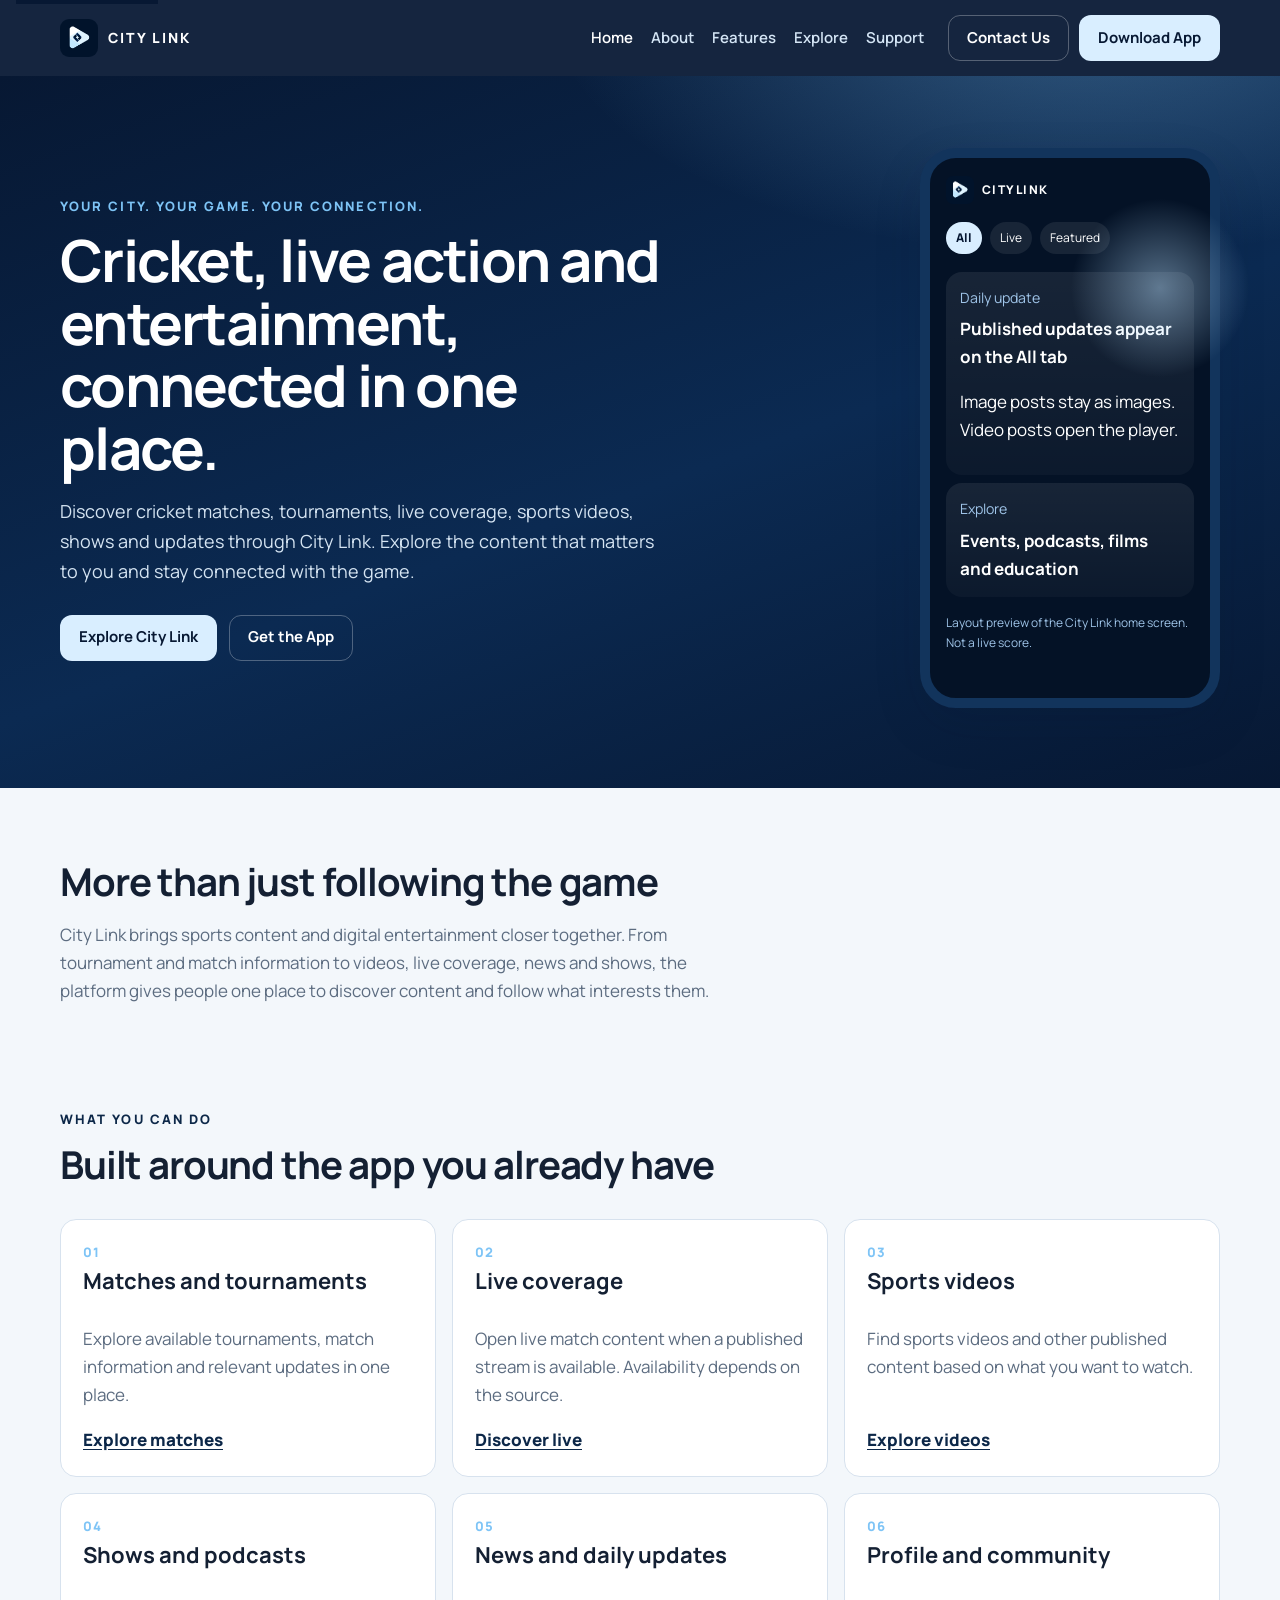
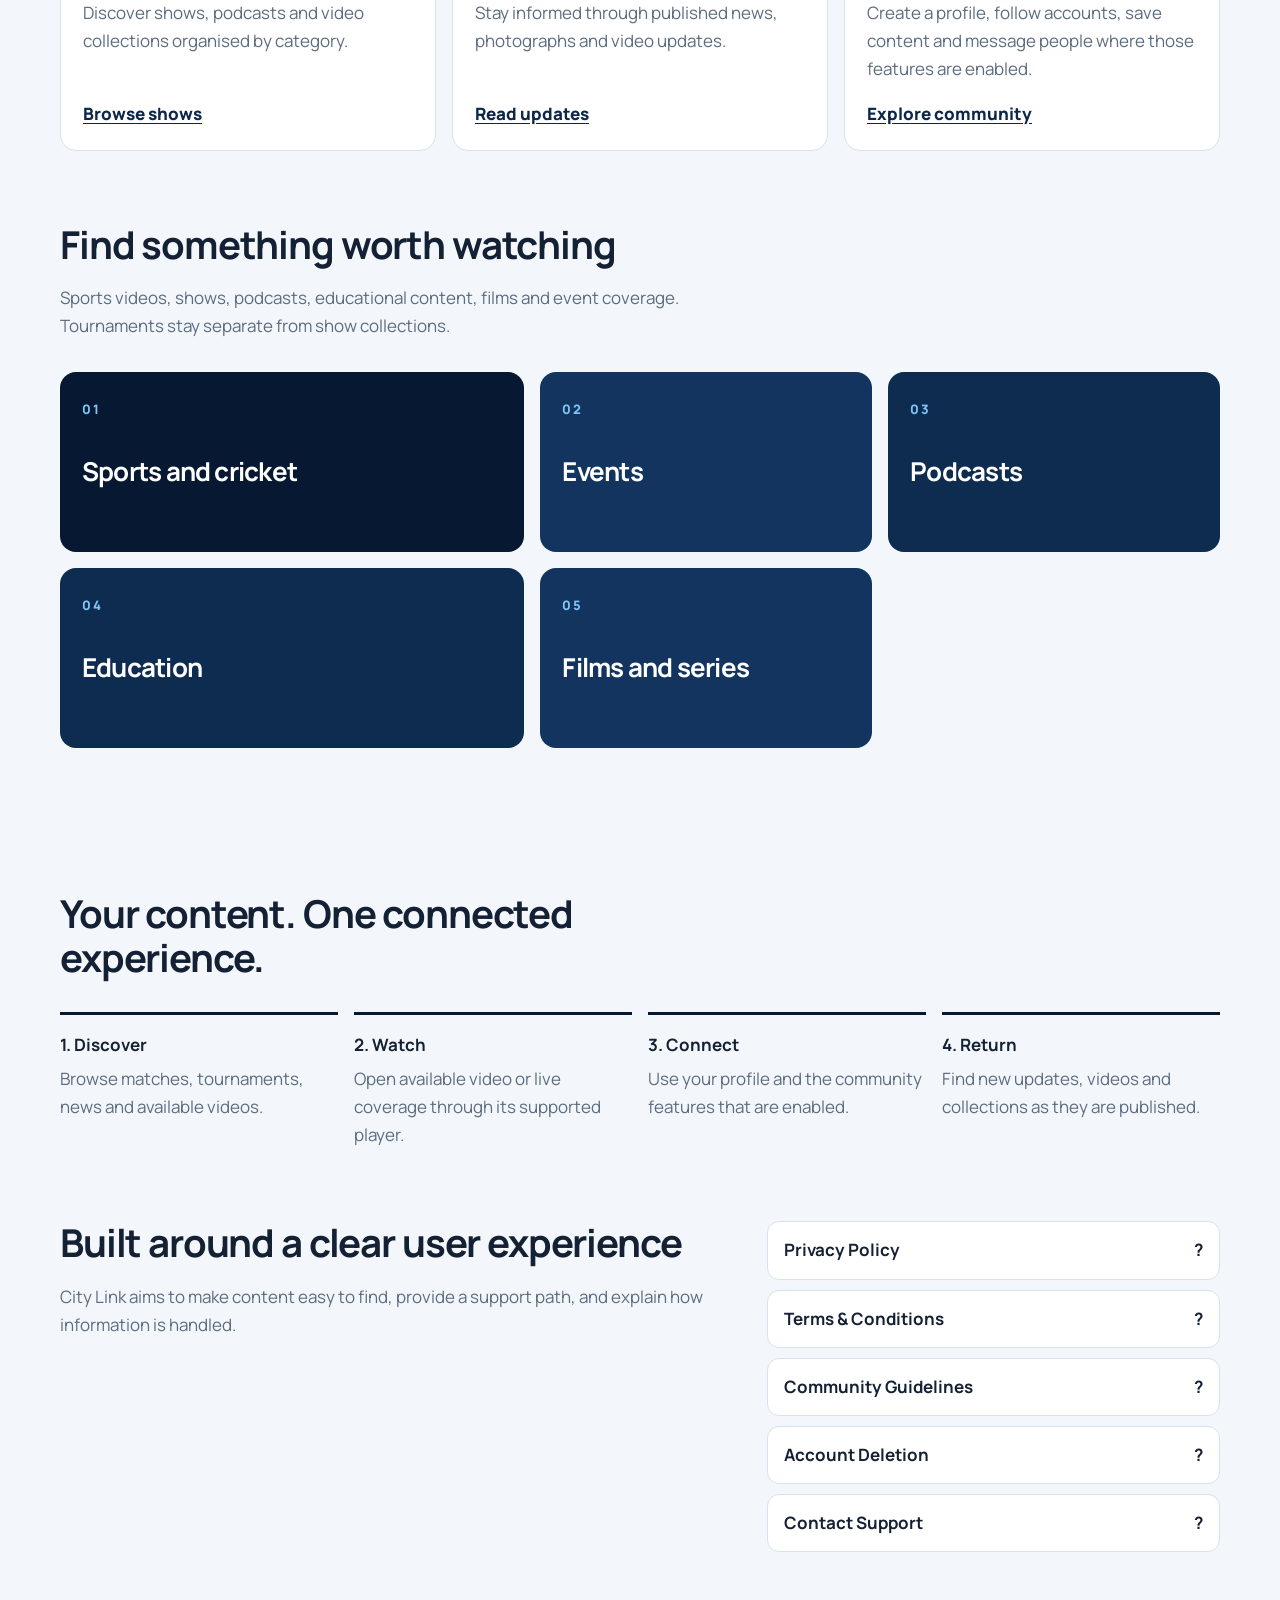
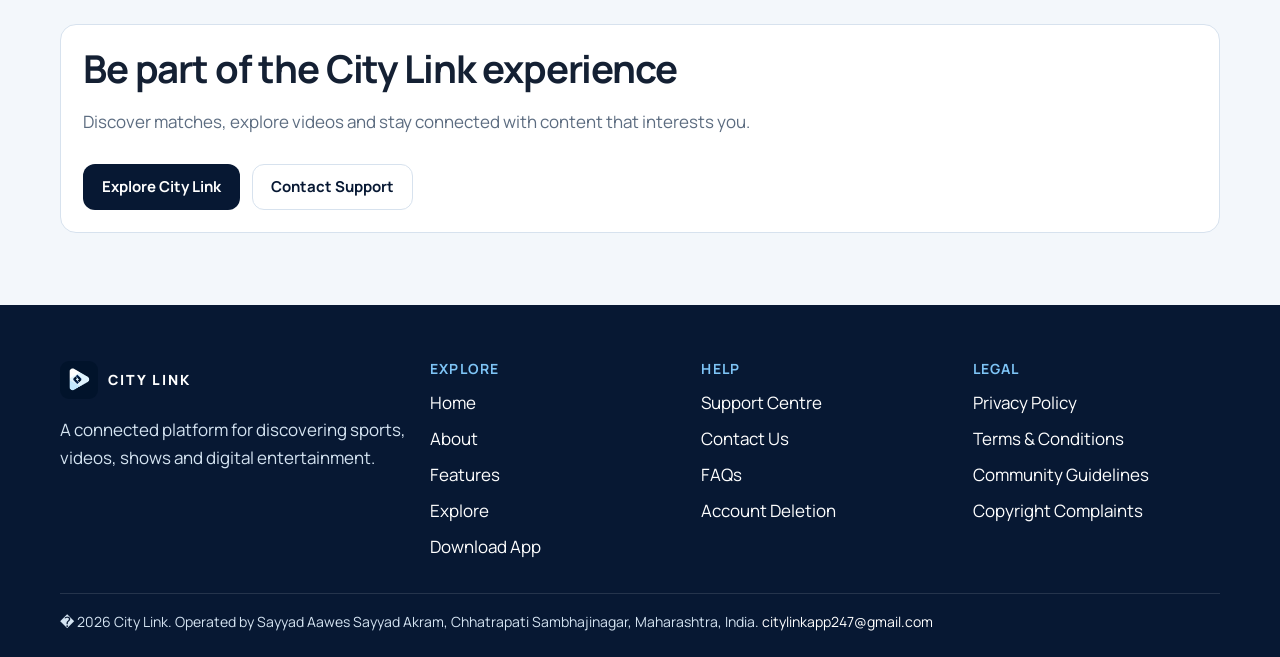
<file: index.html>
<!DOCTYPE html>
<html lang="en-GB">
<head>
  <meta charset="utf-8">
  <meta name="viewport" content="width=device-width, initial-scale=1">
  <title>City Link | Cricket, Live Coverage, Videos &amp; Entertainment</title>
  <meta name="description" content="Discover City Link, a digital platform for cricket, available live coverage, sports videos, shows, news and community experiences.">
  <link rel="canonical" href="/">
  <meta property="og:title" content="City Link | Cricket, Live Coverage, Videos &amp; Entertainment">
  <meta property="og:description" content="Discover City Link, a digital platform for cricket, available live coverage, sports videos, shows, news and community experiences.">
  <meta property="og:type" content="website">
  <link rel="icon" href="assets/logo.jpeg" type="image/jpeg">
  <link rel="preconnect" href="https://fonts.googleapis.com">
  <link rel="preconnect" href="https://fonts.gstatic.com" crossorigin>
  <link href="https://fonts.googleapis.com/css2?family=Manrope:wght@400;500;600;700;800&amp;display=swap" rel="stylesheet">
  <link rel="stylesheet" href="css/styles.css">
</head>
<body data-root="./" data-page="home">
  <a class="skip" href="#content">Skip to content</a>
  <header id="site-header"></header>
  <main id="content">
    <section class="hero">
      <div class="wrap hero-grid">
        <div>
          <p class="kicker">Your City. Your Game. Your Connection.</p>
          <h1>Cricket, live action and entertainment, connected in one place.</h1>
          <p class="lede">Discover cricket matches, tournaments, live coverage, sports videos, shows and updates through City Link. Explore the content that matters to you and stay connected with the game.</p>
          <div class="actions">
            <a class="btn btn-primary" href="features/">Explore City Link</a>
            <a class="btn btn-ghost" href="download/">Get the App</a>
          </div>
        </div>
        <div class="phone">
          <div class="phone-top"><img src="assets/logo.jpeg" alt=""><span>CITYLINK</span></div>
          <div class="chips"><span class="chip on">All</span><span class="chip">Live</span><span class="chip">Featured</span></div>
          <div class="preview-card">
            <small>Daily update</small>
            <strong>Published updates appear on the All tab</strong>
            <p>Image posts stay as images. Video posts open the player.</p>
          </div>
          <div class="preview-card">
            <small>Explore</small>
            <strong>Events, podcasts, films and education</strong>
          </div>
          <p class="caption">Layout preview of the City Link home screen. Not a live score.</p>
        </div>
      </div>
    </section>

    <section class="section">
      <div class="wrap">
        <div class="section-head">
          <h2>More than just following the game</h2>
          <p class="muted">City Link brings sports content and digital entertainment closer together. From tournament and match information to videos, live coverage, news and shows, the platform gives people one place to discover content and follow what interests them.</p>
        </div>
      </div>
    </section>

    <section class="section" style="padding-top:0">
      <div class="wrap">
        <div class="section-head">
          <p class="kicker" style="color:#0c2748">What you can do</p>
          <h2>Built around the app you already have</h2>
        </div>
        <div class="cards">
          <article class="card"><span class="index">01</span><h3>Matches and tournaments</h3><p>Explore available tournaments, match information and relevant updates in one place.</p><a href="features/#matches">Explore matches</a></article>
          <article class="card"><span class="index">02</span><h3>Live coverage</h3><p>Open live match content when a published stream is available. Availability depends on the source.</p><a href="features/#live">Discover live</a></article>
          <article class="card"><span class="index">03</span><h3>Sports videos</h3><p>Find sports videos and other published content based on what you want to watch.</p><a href="explore/#sports">Explore videos</a></article>
          <article class="card"><span class="index">04</span><h3>Shows and podcasts</h3><p>Discover shows, podcasts and video collections organised by category.</p><a href="explore/#podcasts">Browse shows</a></article>
          <article class="card"><span class="index">05</span><h3>News and daily updates</h3><p>Stay informed through published news, photographs and video updates.</p><a href="explore/#news">Read updates</a></article>
          <article class="card"><span class="index">06</span><h3>Profile and community</h3><p>Create a profile, follow accounts, save content and message people where those features are enabled.</p><a href="features/#community">Explore community</a></article>
        </div>
      </div>
    </section>

    <section class="section" style="padding-top:0">
      <div class="wrap">
        <div class="section-head">
          <h2>Find something worth watching</h2>
          <p class="muted">Sports videos, shows, podcasts, educational content, films and event coverage. Tournaments stay separate from show collections.</p>
        </div>
        <div class="bento">
          <a class="tile" href="explore/#sports"><span>01</span><strong>Sports and cricket</strong></a>
          <a class="tile" href="explore/#events"><span>02</span><strong>Events</strong></a>
          <a class="tile" href="explore/#podcasts"><span>03</span><strong>Podcasts</strong></a>
          <a class="tile" href="explore/#education"><span>04</span><strong>Education</strong></a>
          <a class="tile" href="explore/#films"><span>05</span><strong>Films and series</strong></a>
        </div>
      </div>
    </section>

    <section class="section">
      <div class="wrap">
        <div class="section-head"><h2>Your content. One connected experience.</h2></div>
        <div class="steps">
          <div class="step"><strong>1. Discover</strong><span class="muted">Browse matches, tournaments, news and available videos.</span></div>
          <div class="step"><strong>2. Watch</strong><span class="muted">Open available video or live coverage through its supported player.</span></div>
          <div class="step"><strong>3. Connect</strong><span class="muted">Use your profile and the community features that are enabled.</span></div>
          <div class="step"><strong>4. Return</strong><span class="muted">Find new updates, videos and collections as they are published.</span></div>
        </div>
      </div>
    </section>

    <section class="section" style="padding-top:0">
      <div class="wrap trust">
        <div>
          <h2>Built around a clear user experience</h2>
          <p class="muted">City Link aims to make content easy to find, provide a support path, and explain how information is handled.</p>
        </div>
        <div class="link-list">
          <a href="privacy-policy/">Privacy Policy <span>?</span></a>
          <a href="terms-and-conditions/">Terms &amp; Conditions <span>?</span></a>
          <a href="community-guidelines/">Community Guidelines <span>?</span></a>
          <a href="account-deletion/">Account Deletion <span>?</span></a>
          <a href="contact/">Contact Support <span>?</span></a>
        </div>
      </div>
    </section>

    <section class="section" style="padding-top:0">
      <div class="wrap panel">
        <h2>Be part of the City Link experience</h2>
        <p class="muted">Discover matches, explore videos and stay connected with content that interests you.</p>
        <div class="actions">
          <a class="btn btn-ink" href="features/">Explore City Link</a>
          <a class="btn btn-line" href="contact/">Contact Support</a>
        </div>
      </div>
    </section>
  </main>
  <footer id="site-footer"></footer>
  <script src="js/main.js"></script>
</body>
</html>
</file>
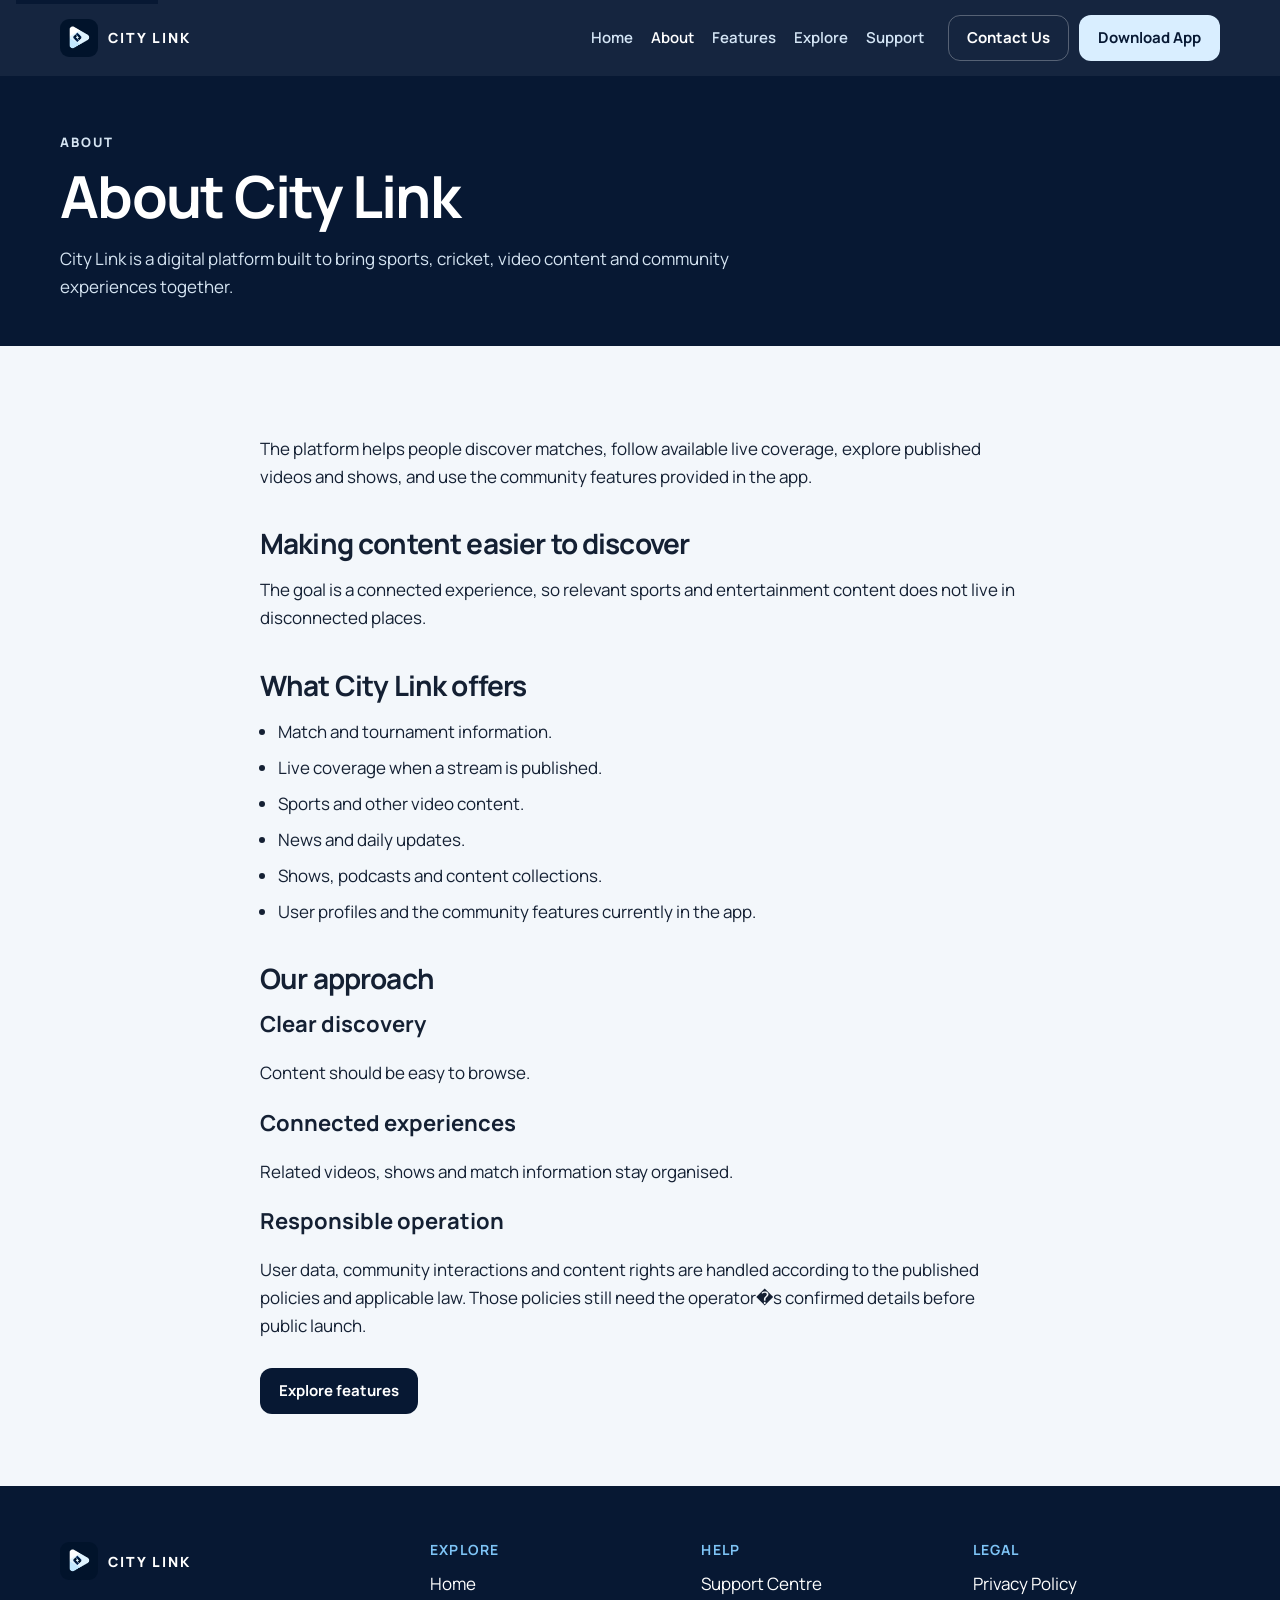
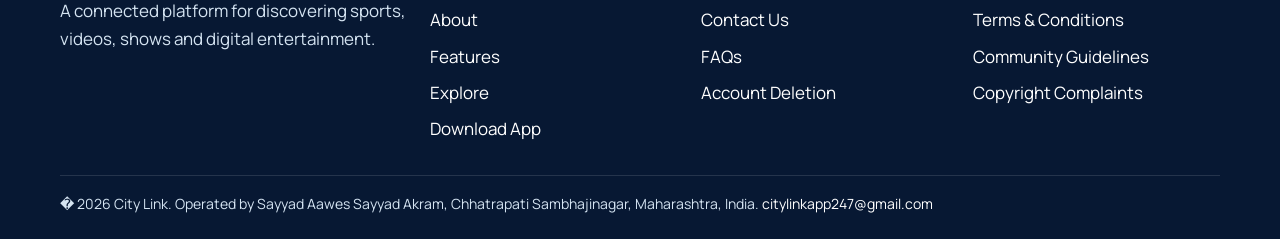
<file: about/index.html>
<!DOCTYPE html>
<html lang="en-GB">
<head>
  <meta charset="utf-8">
  <meta name="viewport" content="width=device-width, initial-scale=1">
  <title>About City Link</title>
  <meta name="description" content="City Link is a digital platform for sports, cricket, video content and community experiences.">
  <link rel="canonical" href="/about/">
  <meta property="og:title" content="About City Link">
  <meta property="og:description" content="City Link is a digital platform for sports, cricket, video content and community experiences.">
  <meta property="og:type" content="website">
  <link rel="icon" href="../assets/logo.jpeg" type="image/jpeg">
  <link rel="preconnect" href="https://fonts.googleapis.com">
  <link rel="preconnect" href="https://fonts.gstatic.com" crossorigin>
  <link href="https://fonts.googleapis.com/css2?family=Manrope:wght@400;500;600;700;800&amp;display=swap" rel="stylesheet">
  <link rel="stylesheet" href="../css/styles.css">
</head>
<body data-root="../" data-page="about">
  <a class="skip" href="#content">Skip to content</a>
  <header id="site-header"></header>
  <main id="content">
    <section class="page-hero"><div class="wrap"><p class="kicker">About</p><h1>About City Link</h1><p>City Link is a digital platform built to bring sports, cricket, video content and community experiences together.</p></div></section>
    <section class="section">
      <div class="wrap prose">
        <p>The platform helps people discover matches, follow available live coverage, explore published videos and shows, and use the community features provided in the app.</p>
        <h2>Making content easier to discover</h2>
        <p>The goal is a connected experience, so relevant sports and entertainment content does not live in disconnected places.</p>
        <h2>What City Link offers</h2>
        <ul class="list">
          <li>Match and tournament information.</li>
          <li>Live coverage when a stream is published.</li>
          <li>Sports and other video content.</li>
          <li>News and daily updates.</li>
          <li>Shows, podcasts and content collections.</li>
          <li>User profiles and the community features currently in the app.</li>
        </ul>
        <h2>Our approach</h2>
        <h3>Clear discovery</h3>
        <p>Content should be easy to browse.</p>
        <h3>Connected experiences</h3>
        <p>Related videos, shows and match information stay organised.</p>
        <h3>Responsible operation</h3>
        <p>User data, community interactions and content rights are handled according to the published policies and applicable law. Those policies still need the operator�s confirmed details before public launch.</p>
        <div class="actions"><a class="btn btn-ink" href="../features/">Explore features</a></div>
      </div>
    </section>
  </main>
  <footer id="site-footer"></footer>
  <script src="../js/main.js"></script>
</body>
</html>
</file>
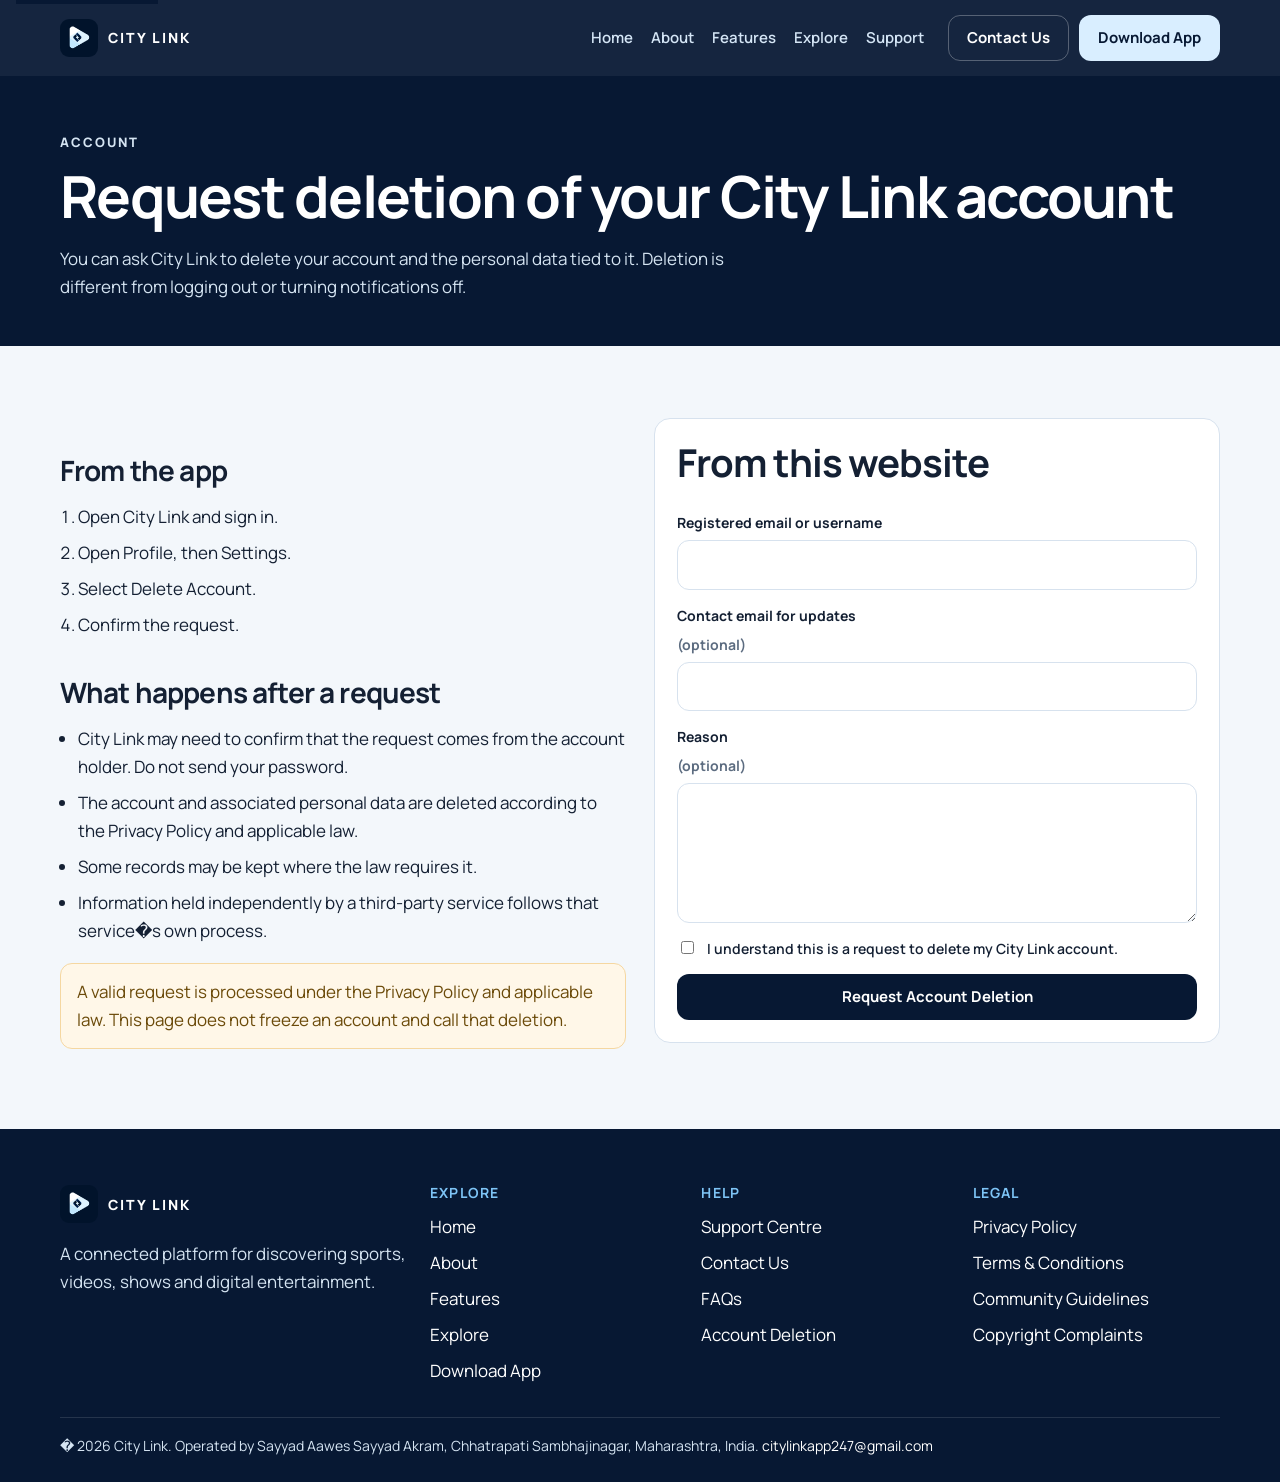
<file: account-deletion/index.html>
<!DOCTYPE html>
<html lang="en-GB">
<head>
  <meta charset="utf-8">
  <meta name="viewport" content="width=device-width, initial-scale=1">
  <title>Delete your City Link account</title>
  <meta name="description" content="Request deletion of your City Link account from the app or from this page.">
  <link rel="canonical" href="/account-deletion/">
  <meta property="og:title" content="Delete your City Link account">
  <meta property="og:description" content="How to request deletion of a City Link account.">
  <meta property="og:type" content="website">
  <link rel="icon" href="../assets/logo.jpeg" type="image/jpeg">
  <link rel="preconnect" href="https://fonts.googleapis.com">
  <link rel="preconnect" href="https://fonts.gstatic.com" crossorigin>
  <link href="https://fonts.googleapis.com/css2?family=Manrope:wght@400;500;600;700;800&amp;display=swap" rel="stylesheet">
  <link rel="stylesheet" href="../css/styles.css">
</head>
<body data-root="../" data-page="account">
  <a class="skip" href="#content">Skip to content</a>
  <header id="site-header"></header>
  <main id="content">
    <section class="page-hero"><div class="wrap"><p class="kicker">Account</p><h1>Request deletion of your City Link account</h1><p>You can ask City Link to delete your account and the personal data tied to it. Deletion is different from logging out or turning notifications off.</p></div></section>
    <section class="section">
      <div class="wrap split">
        <div class="prose">
          <h2>From the app</h2>
          <ol class="list">
            <li>Open City Link and sign in.</li>
            <li>Open Profile, then Settings.</li>
            <li>Select Delete Account.</li>
            <li>Confirm the request.</li>
          </ol>
          <h2>What happens after a request</h2>
          <ul class="list">
            <li>City Link may need to confirm that the request comes from the account holder. Do not send your password.</li>
            <li>The account and associated personal data are deleted according to the Privacy Policy and applicable law.</li>
            <li>Some records may be kept where the law requires it.</li>
            <li>Information held independently by a third-party service follows that service�s own process.</li>
          </ul>
          <p class="notice">A valid request is processed under the Privacy Policy and applicable law. This page does not freeze an account and call that deletion.</p>
        </div>
        <form class="panel form" data-form="deletion" novalidate>
          <h2>From this website</h2>
          <div class="hp" aria-hidden="true"><label>Company<input name="company" tabindex="-1" autocomplete="off"></label></div>
          <label>Registered email or username<input name="account" required autocomplete="username"></label>
          <label>Contact email for updates <span class="muted">(optional)</span><input name="email" type="email" inputmode="email"></label>
          <label>Reason <span class="muted">(optional)</span><textarea name="reason"></textarea></label>
          <label class="check"><input type="checkbox" name="confirm" required> I understand this is a request to delete my City Link account.</label>
          <button class="btn btn-ink" type="submit">Request Account Deletion</button>
        </form>
      </div>
    </section>
  </main>
  <footer id="site-footer"></footer>
  <script src="../js/main.js"></script>
</body>
</html>
</file>
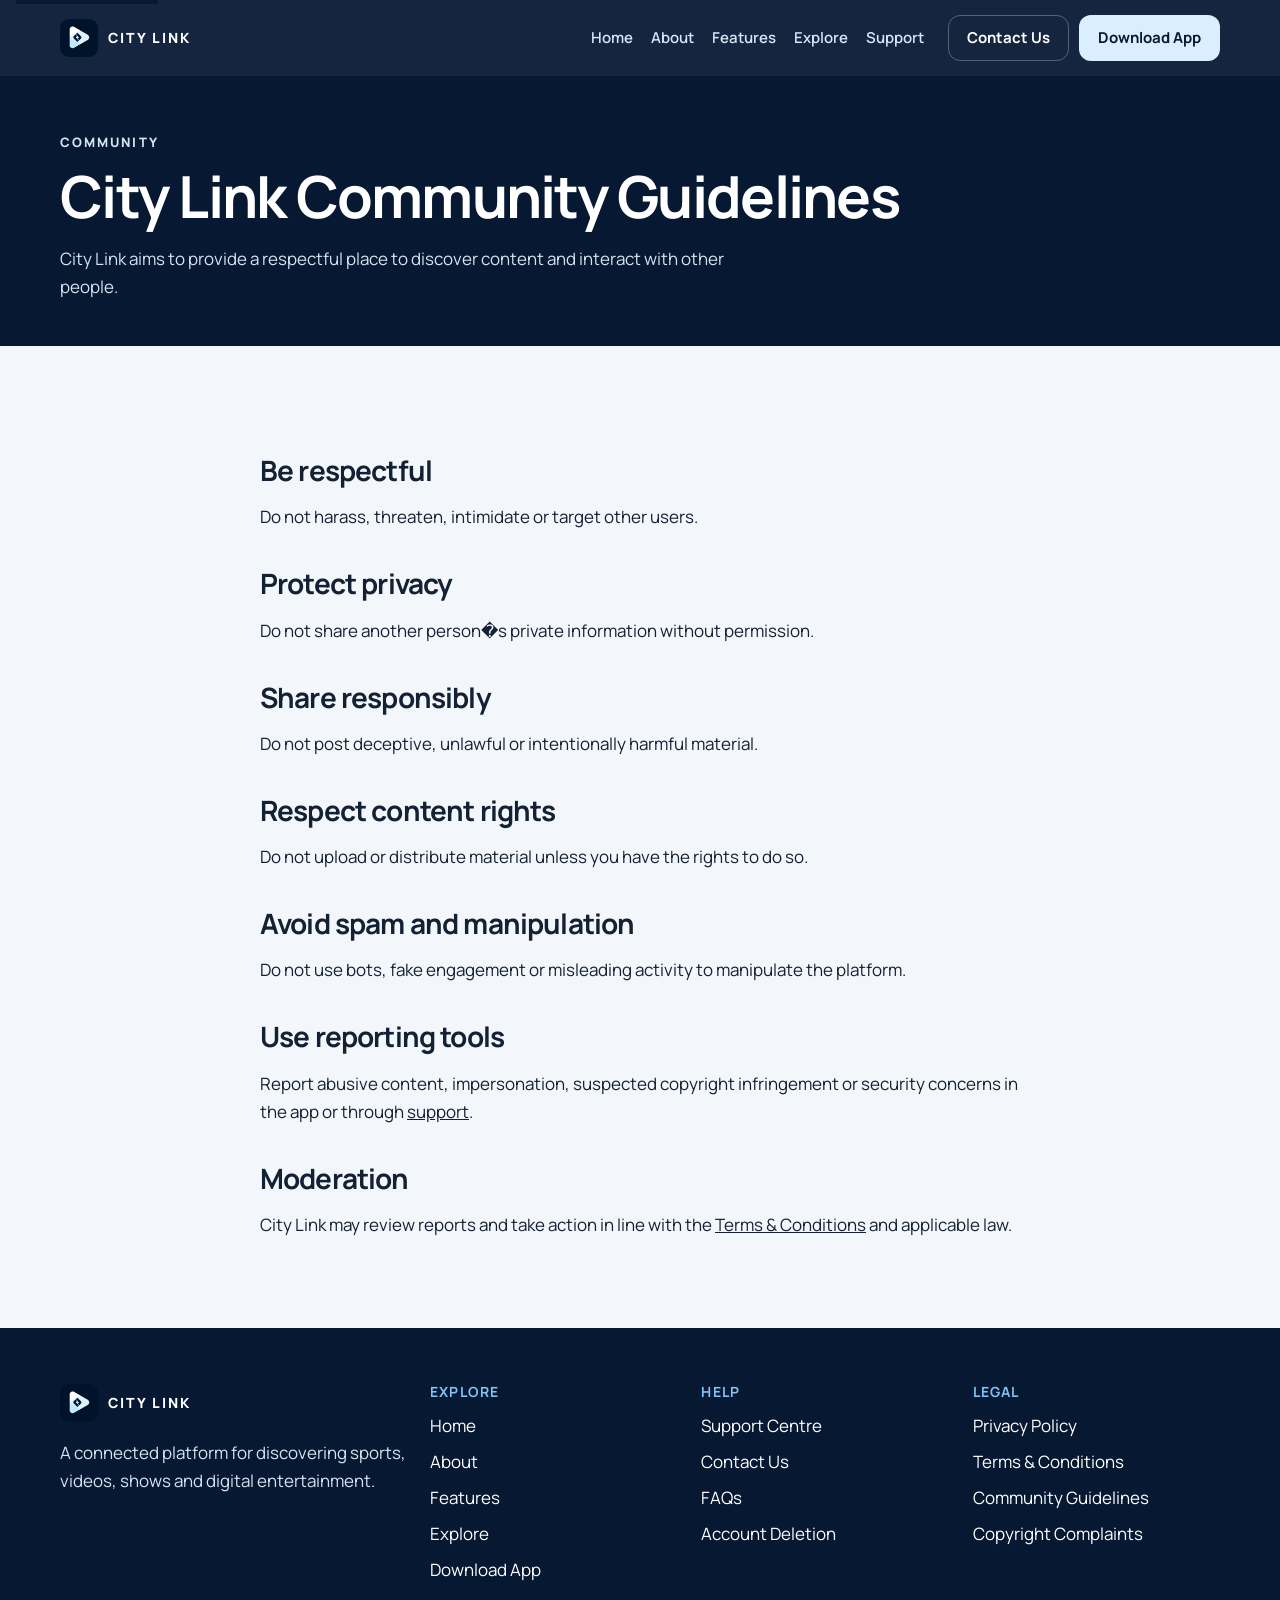
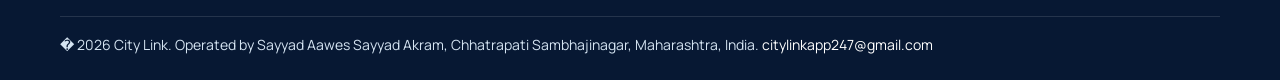
<file: community-guidelines/index.html>
<!DOCTYPE html>
<html lang="en-GB">
<head>
  <meta charset="utf-8">
  <meta name="viewport" content="width=device-width, initial-scale=1">
  <title>City Link Community Guidelines</title>
  <meta name="description" content="Community guidelines for using City Link respectfully and lawfully.">
  <link rel="canonical" href="/community-guidelines/">
  <meta property="og:title" content="City Link Community Guidelines">
  <meta property="og:description" content="How to use City Link respectfully.">
  <meta property="og:type" content="website">
  <link rel="icon" href="../assets/logo.jpeg" type="image/jpeg">
  <link rel="preconnect" href="https://fonts.googleapis.com">
  <link rel="preconnect" href="https://fonts.gstatic.com" crossorigin>
  <link href="https://fonts.googleapis.com/css2?family=Manrope:wght@400;500;600;700;800&amp;display=swap" rel="stylesheet">
  <link rel="stylesheet" href="../css/styles.css">
</head>
<body data-root="../" data-page="guidelines">
  <a class="skip" href="#content">Skip to content</a>
  <header id="site-header"></header>
  <main id="content">
    <section class="page-hero"><div class="wrap"><p class="kicker">Community</p><h1>City Link Community Guidelines</h1><p>City Link aims to provide a respectful place to discover content and interact with other people.</p></div></section>
    <section class="section"><div class="wrap prose">
      <h2>Be respectful</h2><p>Do not harass, threaten, intimidate or target other users.</p>
      <h2>Protect privacy</h2><p>Do not share another person�s private information without permission.</p>
      <h2>Share responsibly</h2><p>Do not post deceptive, unlawful or intentionally harmful material.</p>
      <h2>Respect content rights</h2><p>Do not upload or distribute material unless you have the rights to do so.</p>
      <h2>Avoid spam and manipulation</h2><p>Do not use bots, fake engagement or misleading activity to manipulate the platform.</p>
      <h2>Use reporting tools</h2><p>Report abusive content, impersonation, suspected copyright infringement or security concerns in the app or through <a href="../contact/?topic=Copyright%20or%20Content%20Complaint">support</a>.</p>
      <h2>Moderation</h2><p>City Link may review reports and take action in line with the <a href="../terms-and-conditions/">Terms &amp; Conditions</a> and applicable law.</p>
    </div></section>
  </main>
  <footer id="site-footer"></footer>
  <script src="../js/main.js"></script>
</body>
</html>
</file>
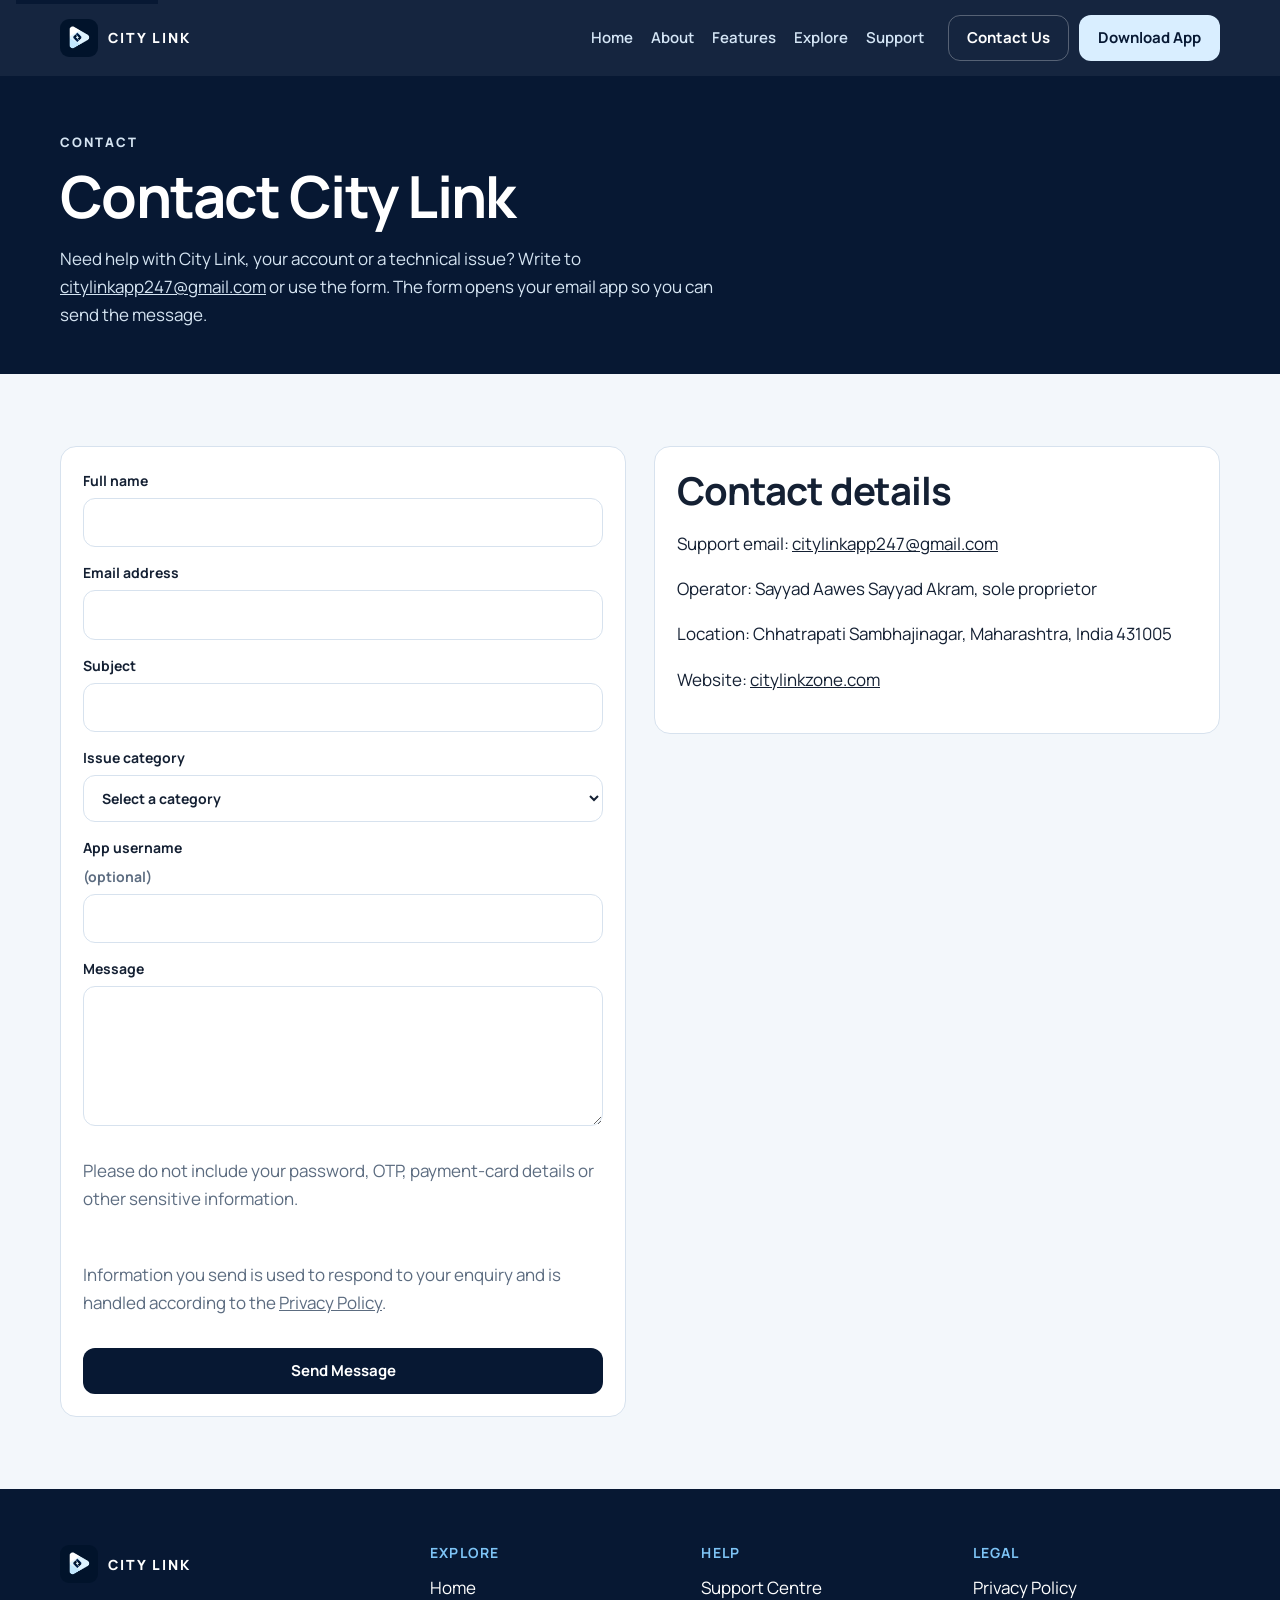
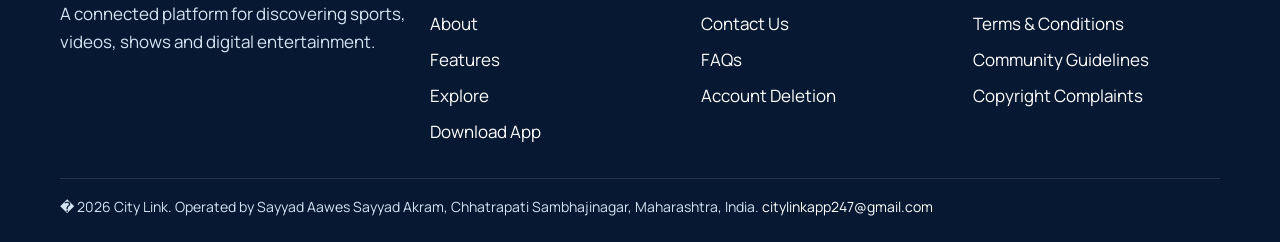
<file: contact/index.html>
<!DOCTYPE html>
<html lang="en-GB">
<head>
  <meta charset="utf-8">
  <meta name="viewport" content="width=device-width, initial-scale=1">
  <title>Contact City Link</title>
  <meta name="description" content="Contact City Link about your account, playback, privacy or a content complaint.">
  <link rel="canonical" href="/contact/">
  <meta property="og:title" content="Contact City Link">
  <meta property="og:description" content="Contact City Link support.">
  <meta property="og:type" content="website">
  <link rel="icon" href="../assets/logo.jpeg" type="image/jpeg">
  <link rel="preconnect" href="https://fonts.googleapis.com">
  <link rel="preconnect" href="https://fonts.gstatic.com" crossorigin>
  <link href="https://fonts.googleapis.com/css2?family=Manrope:wght@400;500;600;700;800&amp;display=swap" rel="stylesheet">
  <link rel="stylesheet" href="../css/styles.css">
</head>
<body data-root="../" data-page="contact">
  <a class="skip" href="#content">Skip to content</a>
  <header id="site-header"></header>
  <main id="content">
    <section class="page-hero"><div class="wrap"><p class="kicker">Contact</p><h1>Contact City Link</h1><p>Need help with City Link, your account or a technical issue? Write to <a href="mailto:citylinkapp247@gmail.com">citylinkapp247@gmail.com</a> or use the form. The form opens your email app so you can send the message.</p></div></section>
    <section class="section">
      <div class="wrap split">
        <form class="panel form" data-form="contact" novalidate>
          <div class="hp" aria-hidden="true"><label>Company<input name="company" tabindex="-1" autocomplete="off"></label></div>
          <label>Full name<input name="name" required autocomplete="name"></label>
          <label>Email address<input name="email" type="email" required autocomplete="email" inputmode="email"></label>
          <label>Subject<input name="subject" required></label>
          <label>Issue category
            <select name="category">
              <option value="">Select a category</option>
              <option value="Account and Login">Account and Login</option>
              <option value="Video or Playback">Video or Playback</option>
              <option value="Matches and Tournaments">Matches and Tournaments</option>
              <option value="Profile or Community">Profile or Community</option>
              <option value="Privacy or Data Request">Privacy or Data Request</option>
              <option value="Copyright or Content Complaint">Copyright or Content Complaint</option>
              <option value="Other">Other</option>
            </select>
          </label>
          <label>App username <span class="muted">(optional)</span><input name="username" autocomplete="off"></label>
          <label>Message<textarea name="message" required></textarea></label>
          <p class="muted">Please do not include your password, OTP, payment-card details or other sensitive information.</p>
          <p class="muted">Information you send is used to respond to your enquiry and is handled according to the <a href="../privacy-policy/">Privacy Policy</a>.</p>
          <button class="btn btn-ink" type="submit">Send Message</button>
        </form>
        <aside class="panel">
          <h2>Contact details</h2>
          <p>Support email: <a href="mailto:citylinkapp247@gmail.com">citylinkapp247@gmail.com</a></p>
          <p>Operator: Sayyad Aawes Sayyad Akram, sole proprietor</p>
          <p>Location: Chhatrapati Sambhajinagar, Maharashtra, India 431005</p>
          <p>Website: <a href="https://citylinkzone.com">citylinkzone.com</a></p>
        </aside>
      </div>
    </section>
  </main>
  <footer id="site-footer"></footer>
  <script src="../js/main.js"></script>
</body>
</html>
</file>
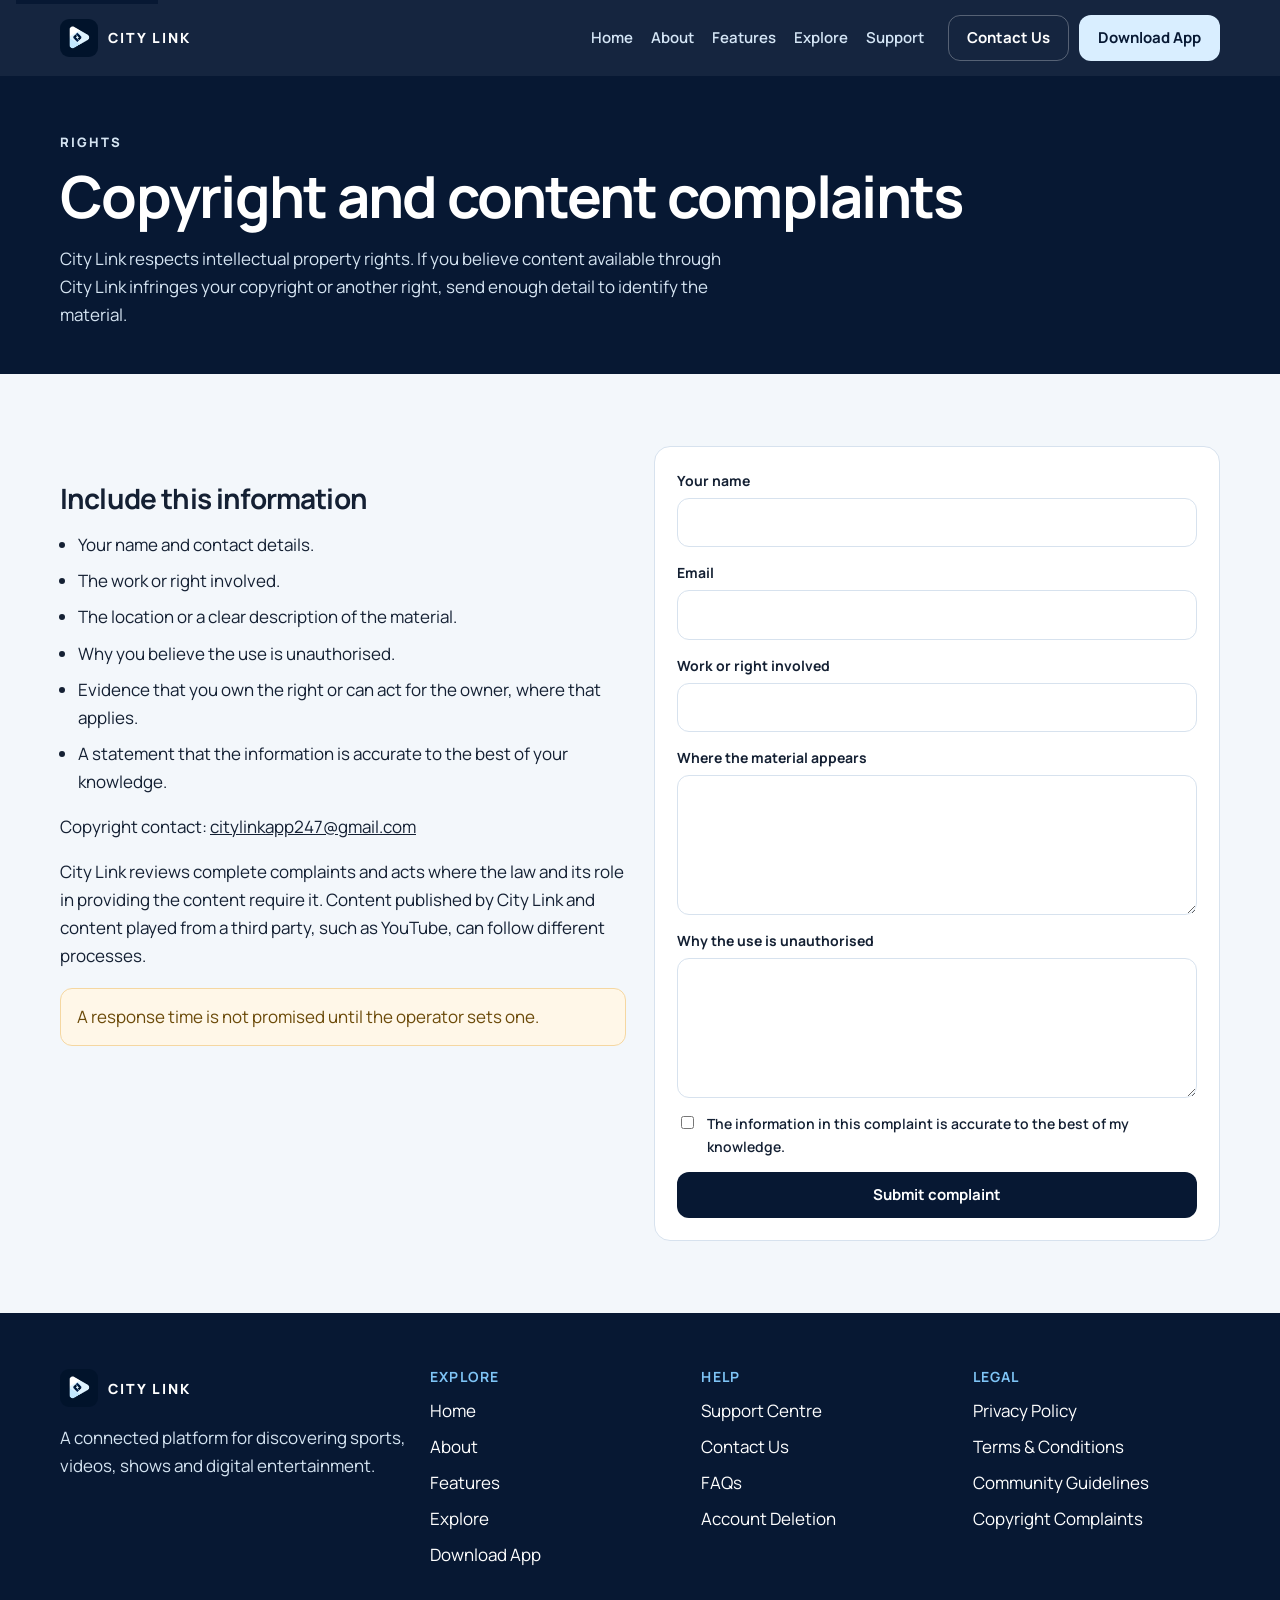
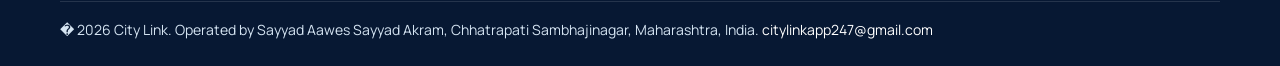
<file: copyright-complaints/index.html>
<!DOCTYPE html>
<html lang="en-GB">
<head>
  <meta charset="utf-8">
  <meta name="viewport" content="width=device-width, initial-scale=1">
  <title>City Link Copyright and Content Complaints</title>
  <meta name="description" content="How to report copyright or content complaints to City Link.">
  <link rel="canonical" href="/copyright-complaints/">
  <meta property="og:title" content="City Link Copyright and Content Complaints">
  <meta property="og:description" content="Report content that may infringe your rights.">
  <meta property="og:type" content="website">
  <link rel="icon" href="../assets/logo.jpeg" type="image/jpeg">
  <link rel="preconnect" href="https://fonts.googleapis.com">
  <link rel="preconnect" href="https://fonts.gstatic.com" crossorigin>
  <link href="https://fonts.googleapis.com/css2?family=Manrope:wght@400;500;600;700;800&amp;display=swap" rel="stylesheet">
  <link rel="stylesheet" href="../css/styles.css">
</head>
<body data-root="../" data-page="copyright">
  <a class="skip" href="#content">Skip to content</a>
  <header id="site-header"></header>
  <main id="content">
    <section class="page-hero"><div class="wrap"><p class="kicker">Rights</p><h1>Copyright and content complaints</h1><p>City Link respects intellectual property rights. If you believe content available through City Link infringes your copyright or another right, send enough detail to identify the material.</p></div></section>
    <section class="section">
      <div class="wrap split">
        <div class="prose">
          <h2>Include this information</h2>
          <ul class="list">
            <li>Your name and contact details.</li>
            <li>The work or right involved.</li>
            <li>The location or a clear description of the material.</li>
            <li>Why you believe the use is unauthorised.</li>
            <li>Evidence that you own the right or can act for the owner, where that applies.</li>
            <li>A statement that the information is accurate to the best of your knowledge.</li>
          </ul>
          <p>Copyright contact: <a href="mailto:citylinkapp247@gmail.com">citylinkapp247@gmail.com</a></p>
          <p>City Link reviews complete complaints and acts where the law and its role in providing the content require it. Content published by City Link and content played from a third party, such as YouTube, can follow different processes.</p>
          <p class="notice">A response time is not promised until the operator sets one.</p>
        </div>
        <form class="panel form" data-form="copyright" novalidate>
          <div class="hp" aria-hidden="true"><label>Company<input name="company" tabindex="-1" autocomplete="off"></label></div>
          <label>Your name<input name="name" required></label>
          <label>Email<input name="email" type="email" required inputmode="email"></label>
          <label>Work or right involved<input name="work" required></label>
          <label>Where the material appears<textarea name="location" required></textarea></label>
          <label>Why the use is unauthorised<textarea name="reason" required></textarea></label>
          <label class="check"><input type="checkbox" required> The information in this complaint is accurate to the best of my knowledge.</label>
          <button class="btn btn-ink" type="submit">Submit complaint</button>
        </form>
      </div>
    </section>
  </main>
  <footer id="site-footer"></footer>
  <script src="../js/main.js"></script>
</body>
</html>
</file>
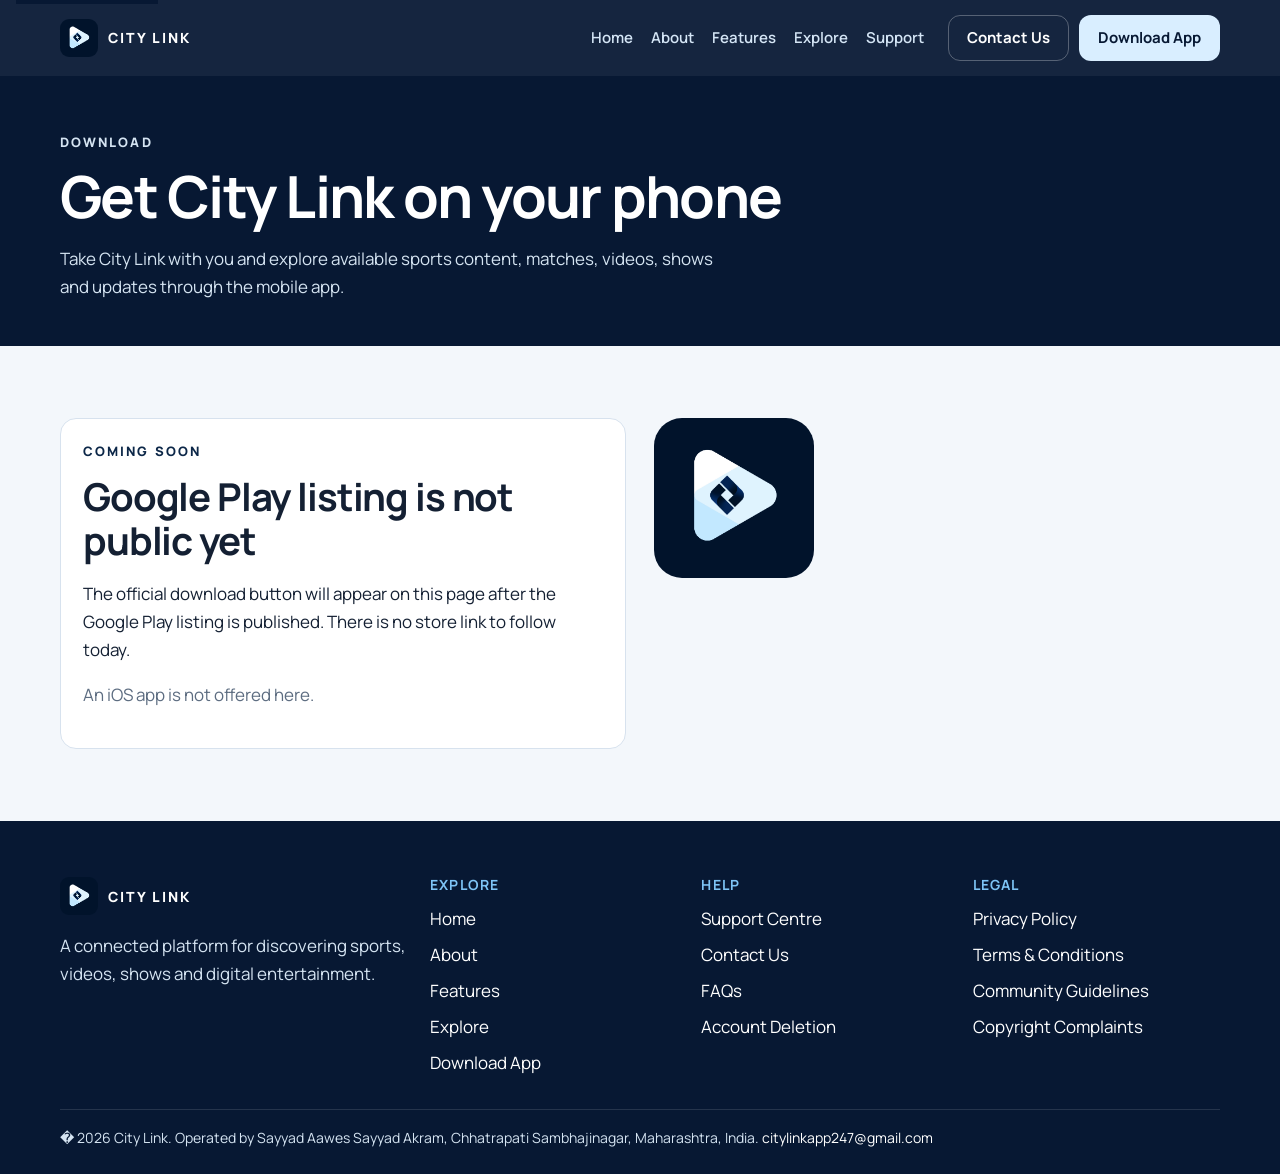
<file: download/index.html>
<!DOCTYPE html>
<html lang="en-GB">
<head>
  <meta charset="utf-8">
  <meta name="viewport" content="width=device-width, initial-scale=1">
  <title>Download City Link</title>
  <meta name="description" content="City Link for Android is being prepared for Google Play. The public download link will be added when the listing is live.">
  <link rel="canonical" href="/download/">
  <meta property="og:title" content="Download City Link">
  <meta property="og:description" content="The public Google Play listing for City Link is coming soon.">
  <meta property="og:type" content="website">
  <link rel="icon" href="../assets/logo.jpeg" type="image/jpeg">
  <link rel="preconnect" href="https://fonts.googleapis.com">
  <link rel="preconnect" href="https://fonts.gstatic.com" crossorigin>
  <link href="https://fonts.googleapis.com/css2?family=Manrope:wght@400;500;600;700;800&amp;display=swap" rel="stylesheet">
  <link rel="stylesheet" href="../css/styles.css">
</head>
<body data-root="../" data-page="download">
  <a class="skip" href="#content">Skip to content</a>
  <header id="site-header"></header>
  <main id="content">
    <section class="page-hero"><div class="wrap"><p class="kicker">Download</p><h1>Get City Link on your phone</h1><p>Take City Link with you and explore available sports content, matches, videos, shows and updates through the mobile app.</p></div></section>
    <section class="section">
      <div class="wrap split">
        <div class="panel">
          <p class="kicker" style="color:#0c2748">Coming soon</p>
          <h2>Google Play listing is not public yet</h2>
          <p>The official download button will appear on this page after the Google Play listing is published. There is no store link to follow today.</p>
          <p class="muted">An iOS app is not offered here.</p>
        </div>
        <div>
          <img src="../assets/logo.jpeg" alt="City Link app icon" width="160" height="160" style="border-radius:28px">
        </div>
      </div>
    </section>
  </main>
  <footer id="site-footer"></footer>
  <script src="../js/main.js"></script>
</body>
</html>
</file>
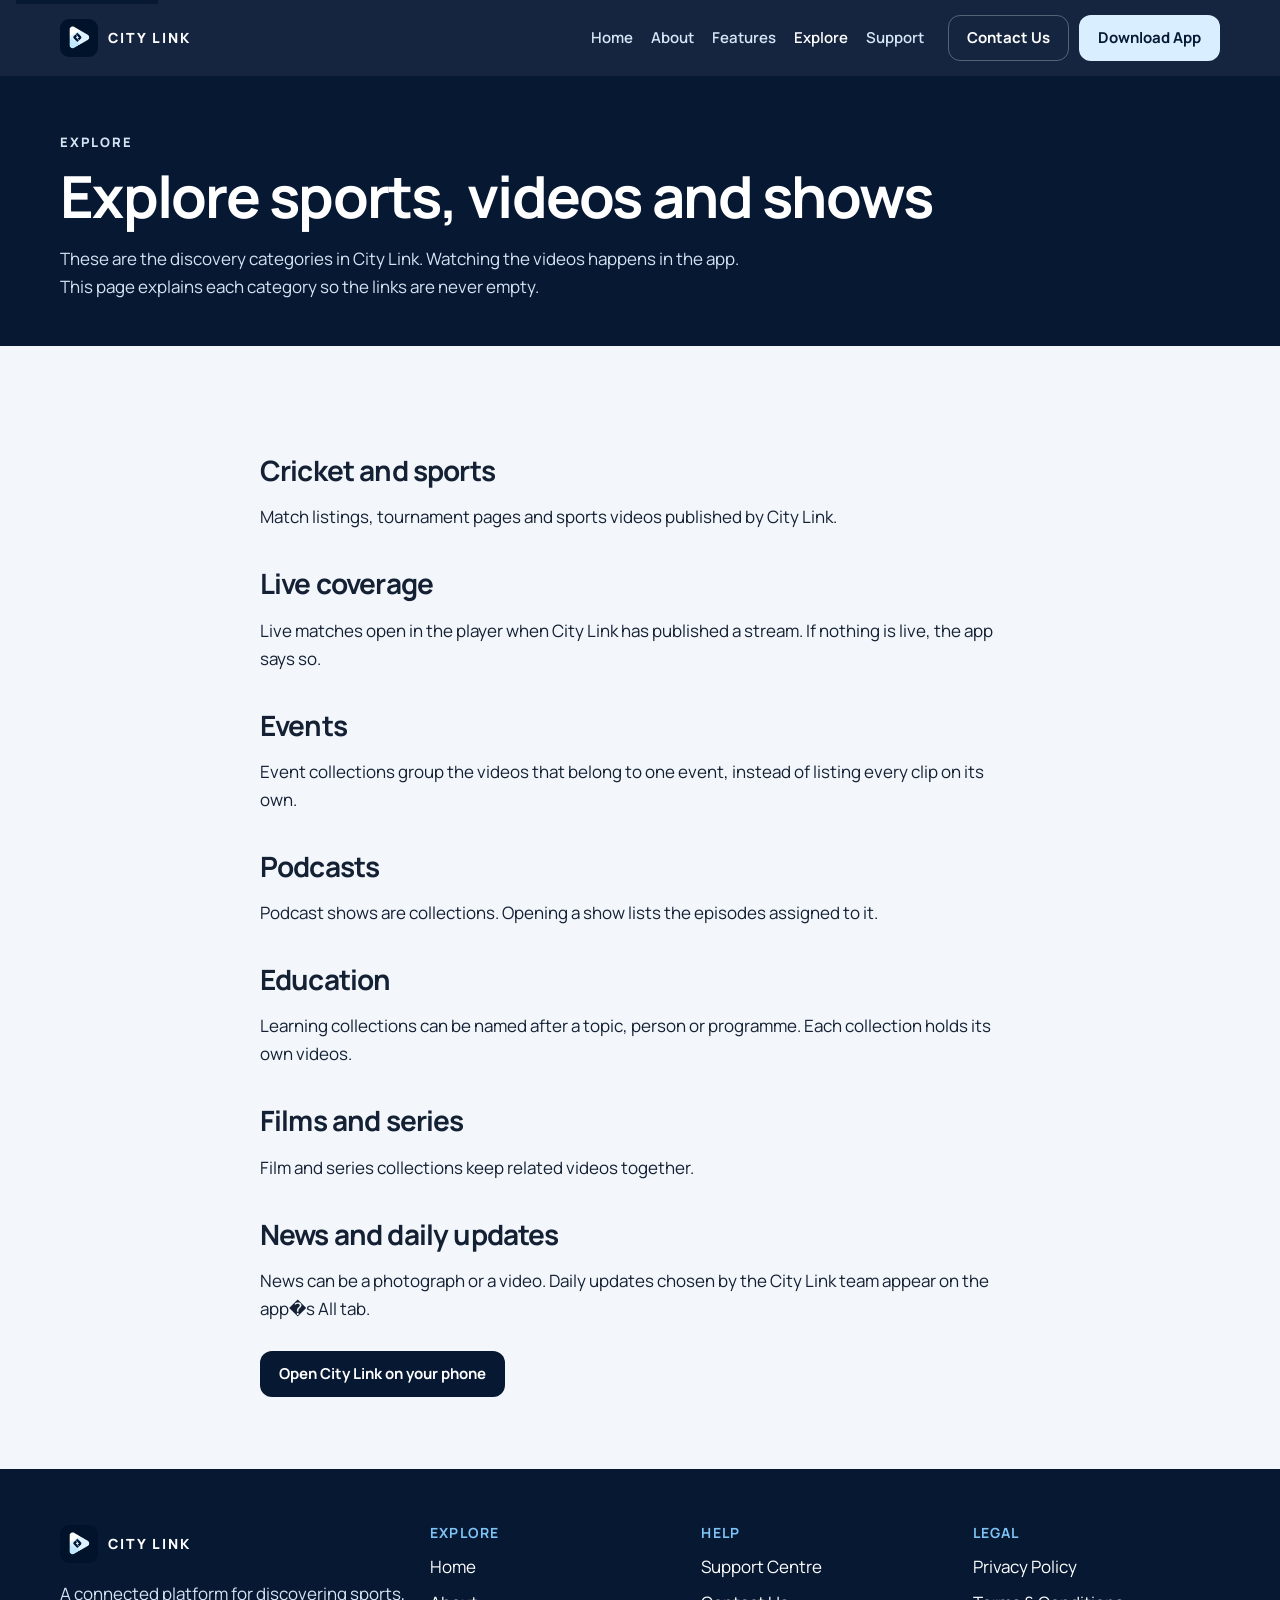
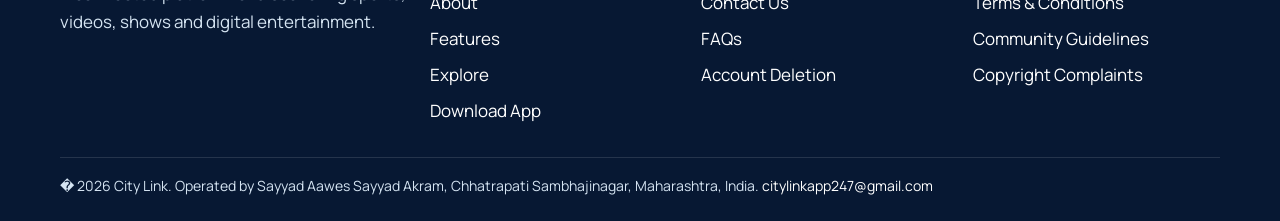
<file: explore/index.html>
<!DOCTYPE html>
<html lang="en-GB">
<head>
  <meta charset="utf-8">
  <meta name="viewport" content="width=device-width, initial-scale=1">
  <title>Explore City Link</title>
  <meta name="description" content="Explore City Link categories: cricket, live coverage, events, podcasts, education, films and news.">
  <link rel="canonical" href="/explore/">
  <meta property="og:title" content="Explore City Link">
  <meta property="og:description" content="Categories for sports, live coverage, events, podcasts, education, films and news.">
  <meta property="og:type" content="website">
  <link rel="icon" href="../assets/logo.jpeg" type="image/jpeg">
  <link rel="preconnect" href="https://fonts.googleapis.com">
  <link rel="preconnect" href="https://fonts.gstatic.com" crossorigin>
  <link href="https://fonts.googleapis.com/css2?family=Manrope:wght@400;500;600;700;800&amp;display=swap" rel="stylesheet">
  <link rel="stylesheet" href="../css/styles.css">
</head>
<body data-root="../" data-page="explore">
  <a class="skip" href="#content">Skip to content</a>
  <header id="site-header"></header>
  <main id="content">
    <section class="page-hero"><div class="wrap"><p class="kicker">Explore</p><h1>Explore sports, videos and shows</h1><p>These are the discovery categories in City Link. Watching the videos happens in the app. This page explains each category so the links are never empty.</p></div></section>
    <section class="section">
      <div class="wrap prose">
        <article id="sports"><h2>Cricket and sports</h2><p>Match listings, tournament pages and sports videos published by City Link.</p></article>
        <article id="live"><h2>Live coverage</h2><p>Live matches open in the player when City Link has published a stream. If nothing is live, the app says so.</p></article>
        <article id="events"><h2>Events</h2><p>Event collections group the videos that belong to one event, instead of listing every clip on its own.</p></article>
        <article id="podcasts"><h2>Podcasts</h2><p>Podcast shows are collections. Opening a show lists the episodes assigned to it.</p></article>
        <article id="education"><h2>Education</h2><p>Learning collections can be named after a topic, person or programme. Each collection holds its own videos.</p></article>
        <article id="films"><h2>Films and series</h2><p>Film and series collections keep related videos together.</p></article>
        <article id="news"><h2>News and daily updates</h2><p>News can be a photograph or a video. Daily updates chosen by the City Link team appear on the app�s All tab.</p></article>
        <div class="actions"><a class="btn btn-ink" href="../download/">Open City Link on your phone</a></div>
      </div>
    </section>
  </main>
  <footer id="site-footer"></footer>
  <script src="../js/main.js"></script>
</body>
</html>
</file>
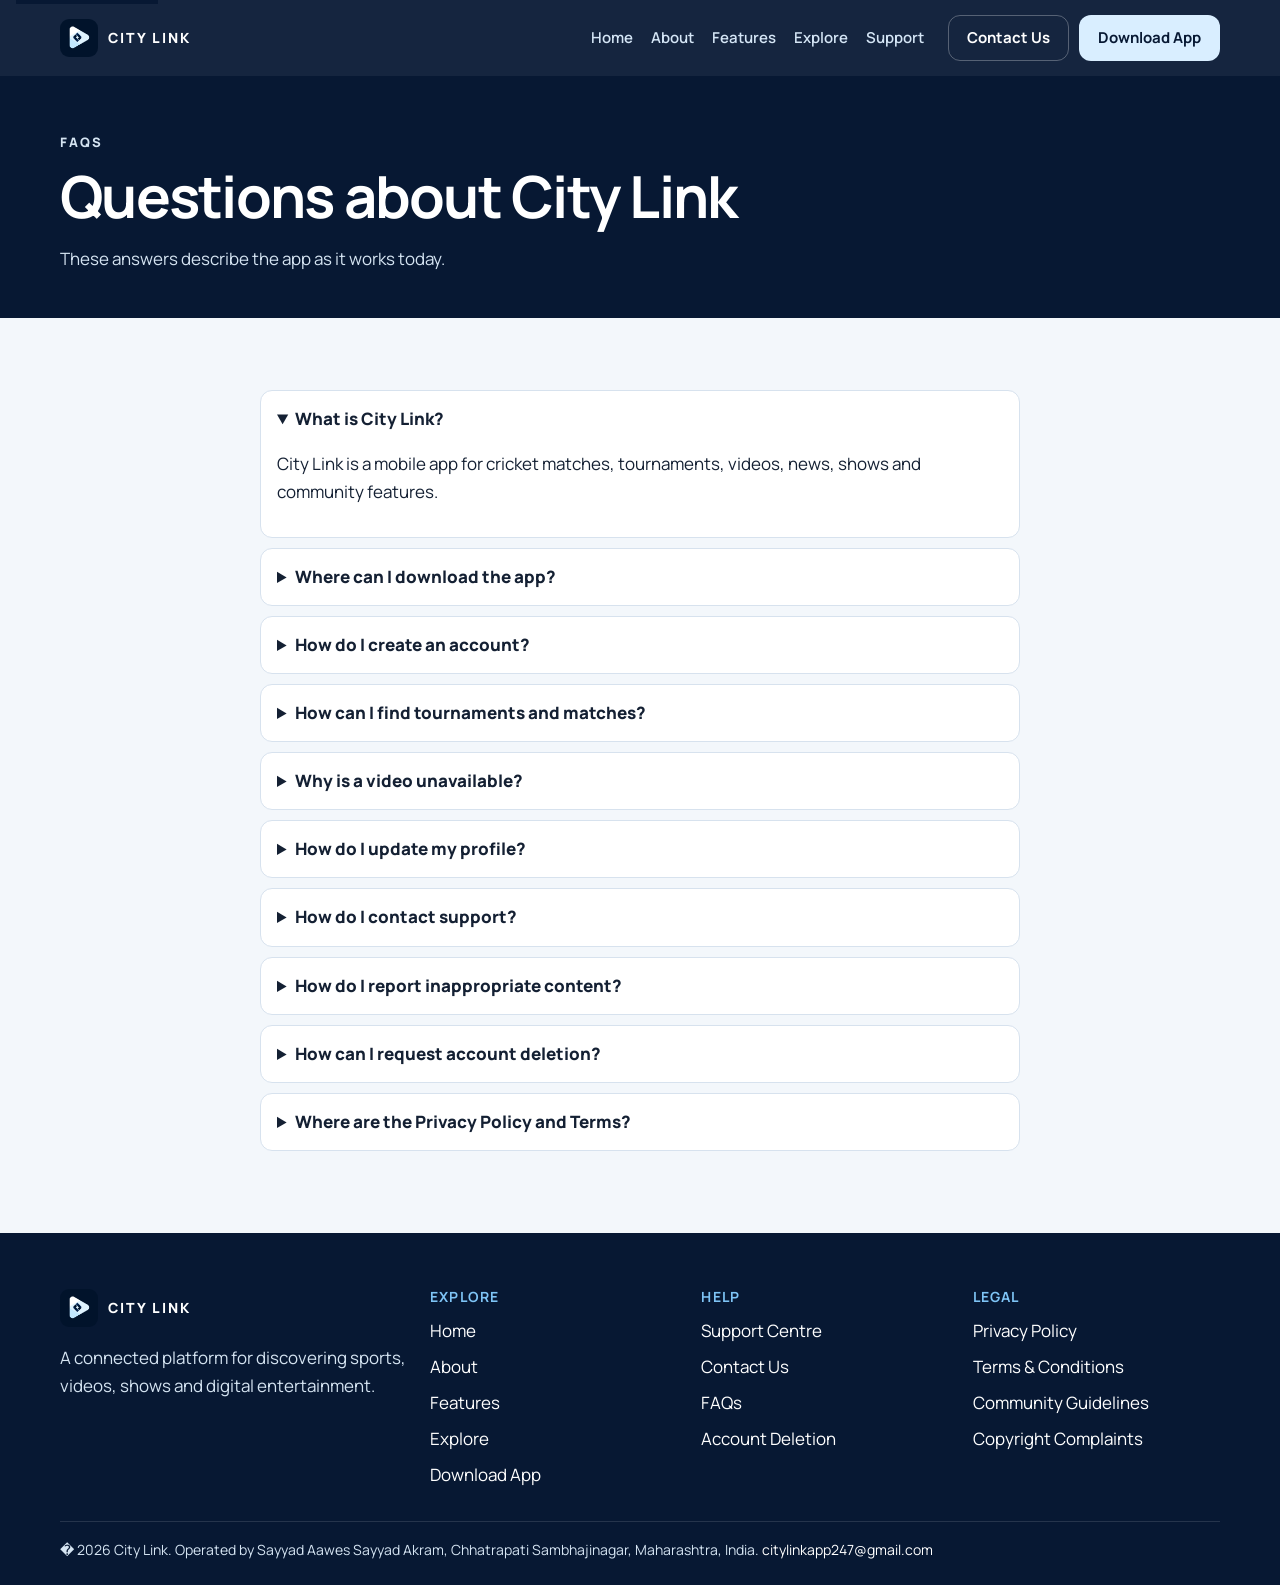
<file: faqs/index.html>
<!DOCTYPE html>
<html lang="en-GB">
<head>
  <meta charset="utf-8">
  <meta name="viewport" content="width=device-width, initial-scale=1">
  <title>City Link FAQs</title>
  <meta name="description" content="Answers about the City Link app, accounts, videos, profiles and account deletion.">
  <link rel="canonical" href="/faqs/">
  <meta property="og:title" content="City Link FAQs">
  <meta property="og:description" content="Answers about the City Link app.">
  <meta property="og:type" content="website">
  <link rel="icon" href="../assets/logo.jpeg" type="image/jpeg">
  <link rel="preconnect" href="https://fonts.googleapis.com">
  <link rel="preconnect" href="https://fonts.gstatic.com" crossorigin>
  <link href="https://fonts.googleapis.com/css2?family=Manrope:wght@400;500;600;700;800&amp;display=swap" rel="stylesheet">
  <link rel="stylesheet" href="../css/styles.css">
</head>
<body data-root="../" data-page="faqs">
  <a class="skip" href="#content">Skip to content</a>
  <header id="site-header"></header>
  <main id="content">
    <section class="page-hero"><div class="wrap"><p class="kicker">FAQs</p><h1>Questions about City Link</h1><p>These answers describe the app as it works today.</p></div></section>
    <section class="section"><div class="wrap faq prose">
      <details open><summary>What is City Link?</summary><p>City Link is a mobile app for cricket matches, tournaments, videos, news, shows and community features.</p></details>
      <details><summary>Where can I download the app?</summary><p>The public Google Play listing is not live yet. See the <a href="../download/">download page</a>.</p></details>
      <details><summary>How do I create an account?</summary><p>Sign up with your full name, a unique username, email address and password. A mobile number is optional.</p></details>
      <details><summary>How can I find tournaments and matches?</summary><p>Open the app home or live section. Tournaments have their own pages and stay separate from show collections.</p></details>
      <details><summary>Why is a video unavailable?</summary><p>The video may be unpublished, removed, or missing a playable stream. The app shows that the content is unavailable instead of opening an empty player.</p></details>
      <details><summary>How do I update my profile?</summary><p>Open My Profile, then Edit Profile, to change your display name, username and bio. Usernames must stay unique.</p></details>
      <details><summary>How do I contact support?</summary><p>Use the <a href="../contact/">contact page</a>. Do not send your password.</p></details>
      <details><summary>How do I report inappropriate content?</summary><p>Use the report and block tools in the app, or send a copyright or content complaint from the <a href="../copyright-complaints/">copyright page</a>.</p></details>
      <details><summary>How can I request account deletion?</summary><p>Use Delete Account in the app settings, or the <a href="../account-deletion/">account deletion page</a>.</p></details>
      <details><summary>Where are the Privacy Policy and Terms?</summary><p>Read the <a href="../privacy-policy/">Privacy Policy</a> and <a href="../terms-and-conditions/">Terms &amp; Conditions</a>.</p></details>
    </div></section>
  </main>
  <footer id="site-footer"></footer>
  <script src="../js/main.js"></script>
</body>
</html>
</file>
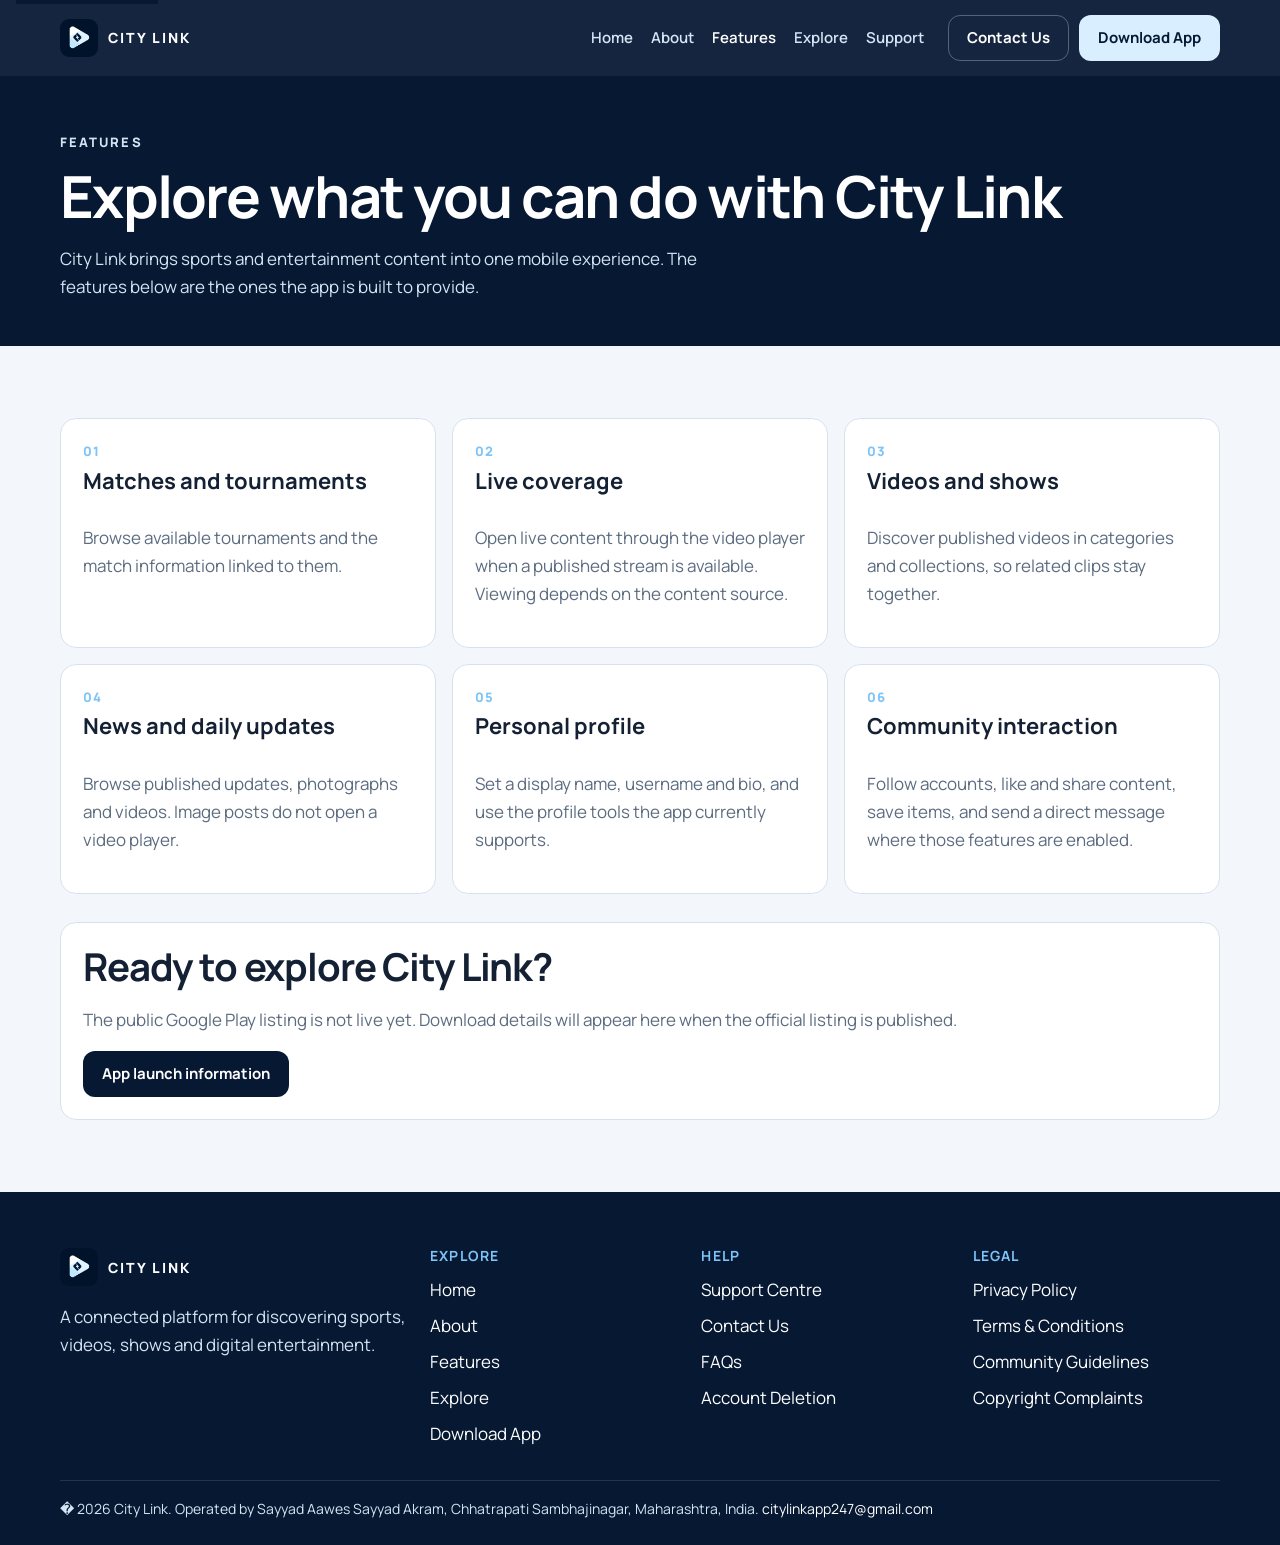
<file: features/index.html>
<!DOCTYPE html>
<html lang="en-GB">
<head>
  <meta charset="utf-8">
  <meta name="viewport" content="width=device-width, initial-scale=1">
  <title>City Link Features</title>
  <meta name="description" content="See what you can do in City Link: matches, live coverage, videos, news, profiles and community features.">
  <link rel="canonical" href="/features/">
  <meta property="og:title" content="City Link Features">
  <meta property="og:description" content="Matches, live coverage, videos, news, profiles and community features in the City Link app.">
  <meta property="og:type" content="website">
  <link rel="icon" href="../assets/logo.jpeg" type="image/jpeg">
  <link rel="preconnect" href="https://fonts.googleapis.com">
  <link rel="preconnect" href="https://fonts.gstatic.com" crossorigin>
  <link href="https://fonts.googleapis.com/css2?family=Manrope:wght@400;500;600;700;800&amp;display=swap" rel="stylesheet">
  <link rel="stylesheet" href="../css/styles.css">
</head>
<body data-root="../" data-page="features">
  <a class="skip" href="#content">Skip to content</a>
  <header id="site-header"></header>
  <main id="content">
    <section class="page-hero"><div class="wrap"><p class="kicker">Features</p><h1>Explore what you can do with City Link</h1><p>City Link brings sports and entertainment content into one mobile experience. The features below are the ones the app is built to provide.</p></div></section>
    <section class="section">
      <div class="wrap cards">
        <article class="card" id="matches"><span class="index">01</span><h3>Matches and tournaments</h3><p>Browse available tournaments and the match information linked to them.</p></article>
        <article class="card" id="live"><span class="index">02</span><h3>Live coverage</h3><p>Open live content through the video player when a published stream is available. Viewing depends on the content source.</p></article>
        <article class="card" id="videos"><span class="index">03</span><h3>Videos and shows</h3><p>Discover published videos in categories and collections, so related clips stay together.</p></article>
        <article class="card" id="news"><span class="index">04</span><h3>News and daily updates</h3><p>Browse published updates, photographs and videos. Image posts do not open a video player.</p></article>
        <article class="card" id="profile"><span class="index">05</span><h3>Personal profile</h3><p>Set a display name, username and bio, and use the profile tools the app currently supports.</p></article>
        <article class="card" id="community"><span class="index">06</span><h3>Community interaction</h3><p>Follow accounts, like and share content, save items, and send a direct message where those features are enabled.</p></article>
      </div>
      <div class="wrap" style="margin-top:28px">
        <div class="panel">
          <h2>Ready to explore City Link?</h2>
          <p class="muted">The public Google Play listing is not live yet. Download details will appear here when the official listing is published.</p>
          <a class="btn btn-ink" href="../download/">App launch information</a>
        </div>
      </div>
    </section>
  </main>
  <footer id="site-footer"></footer>
  <script src="../js/main.js"></script>
</body>
</html>
</file>
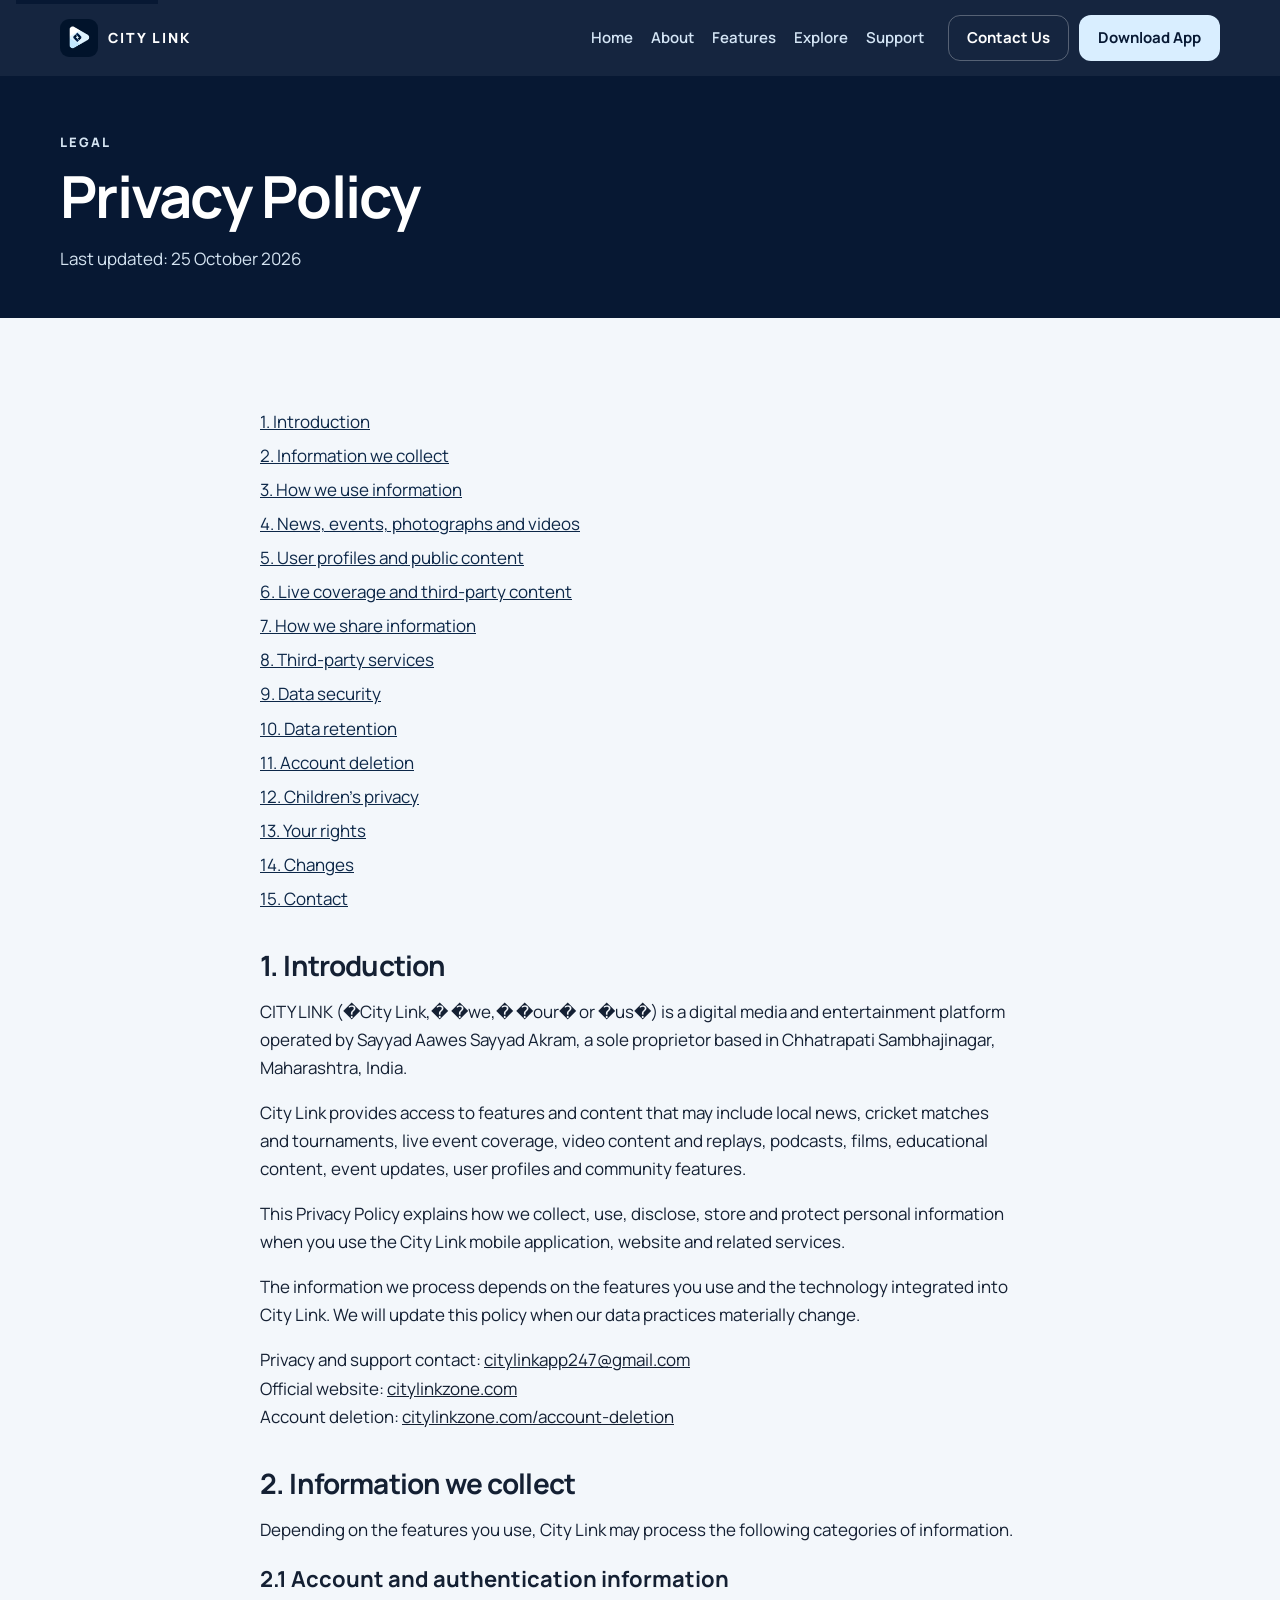
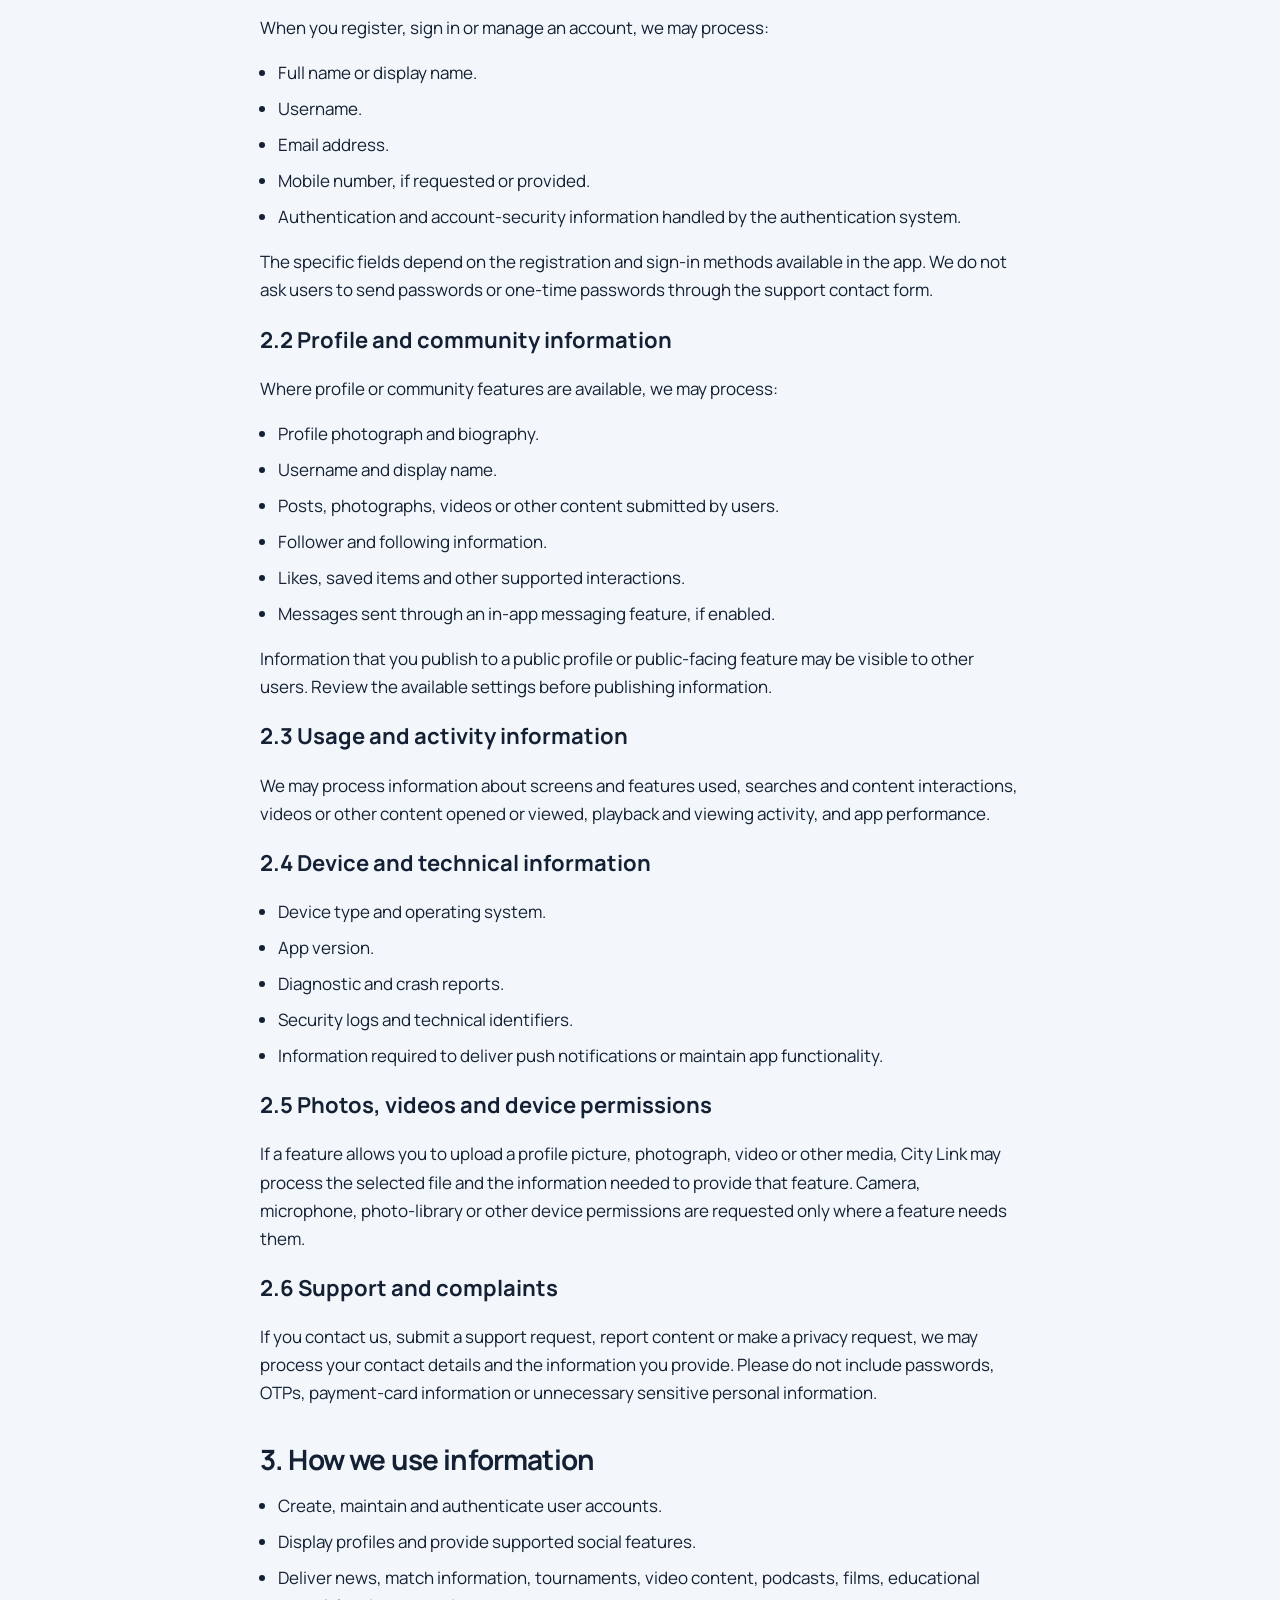
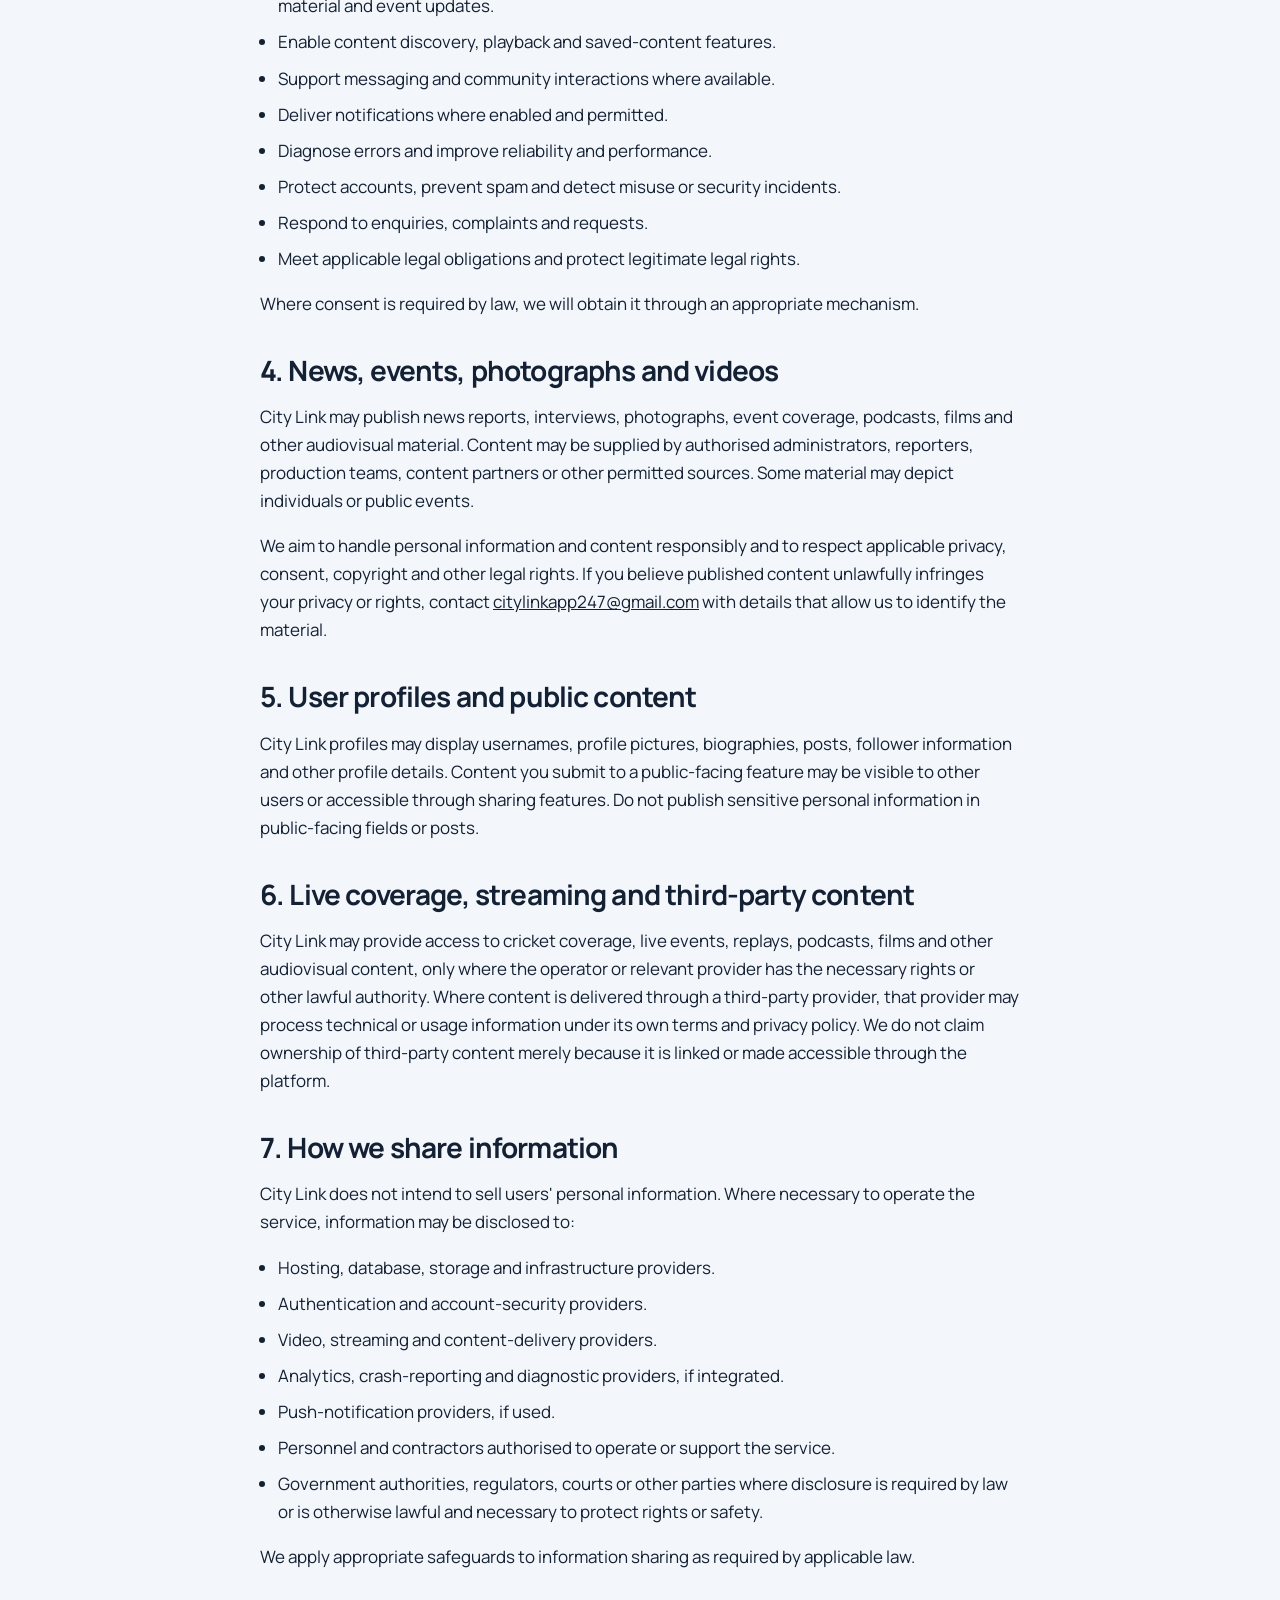
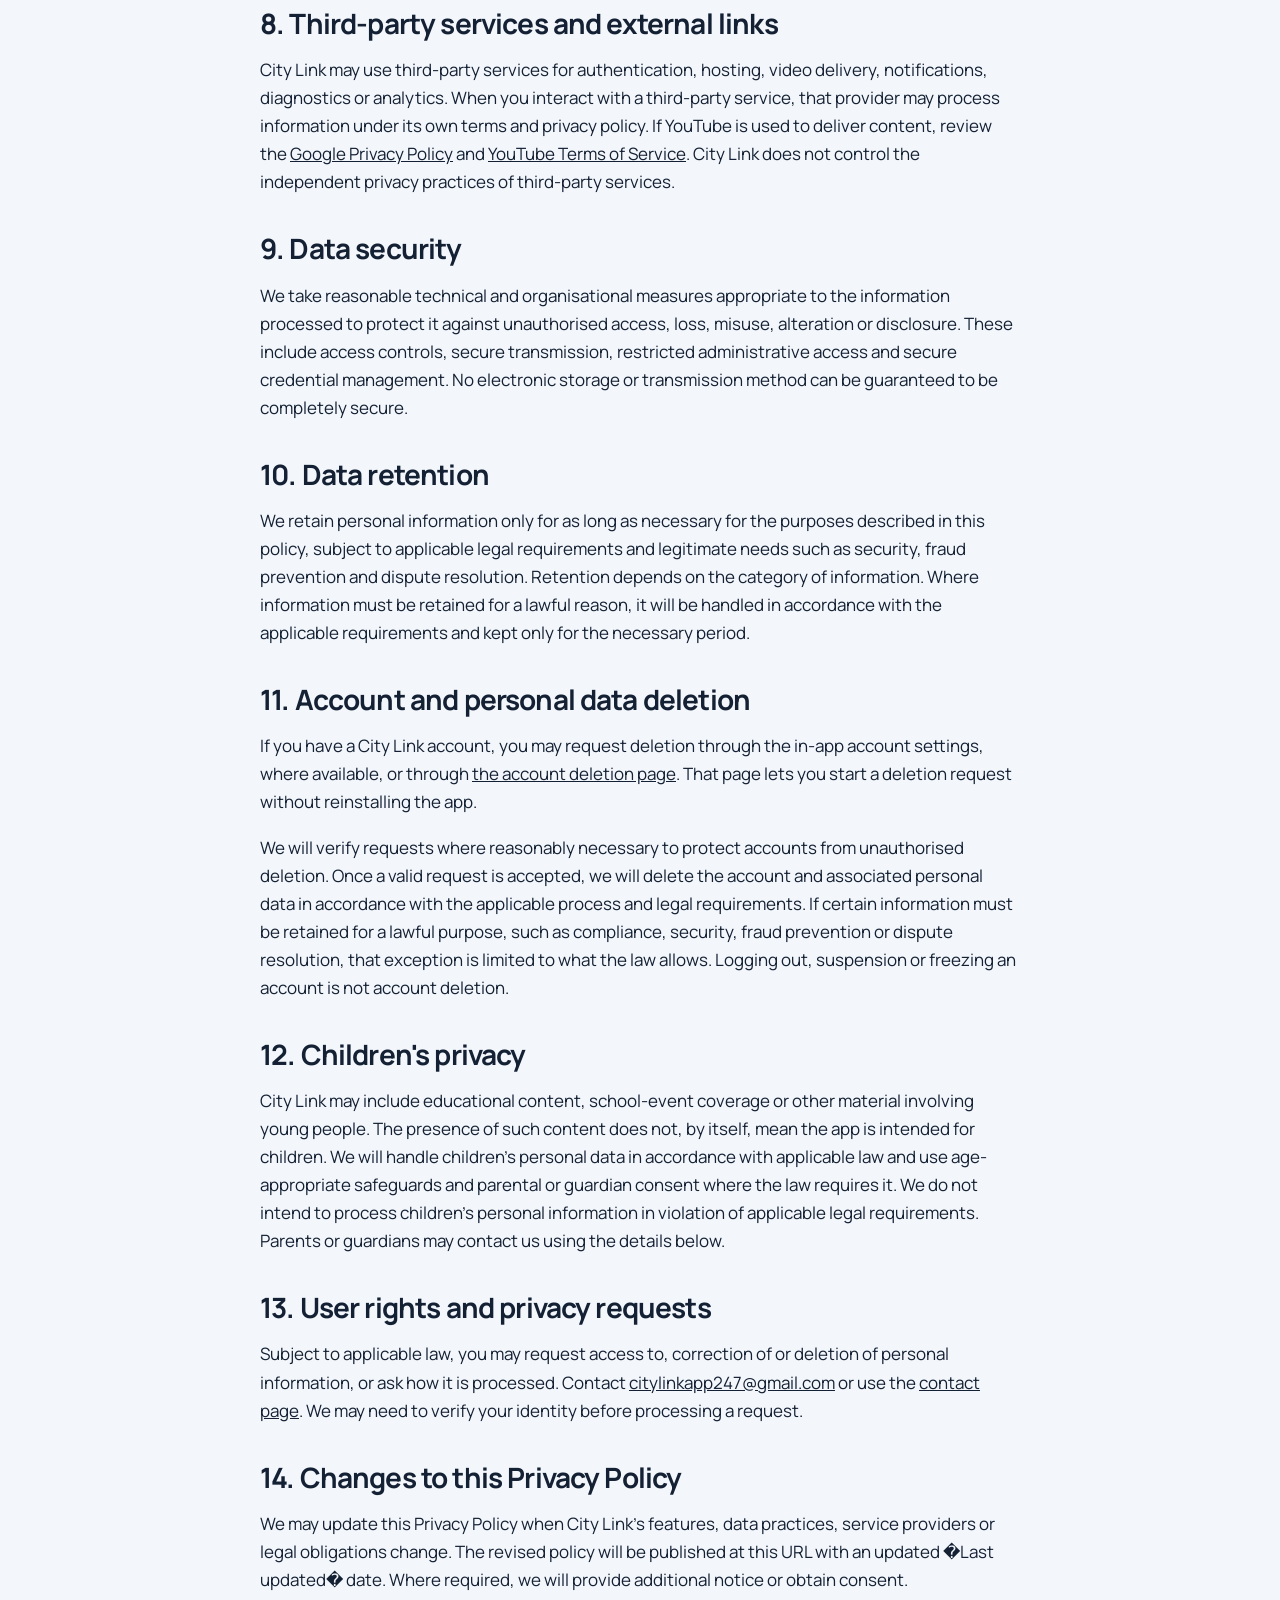
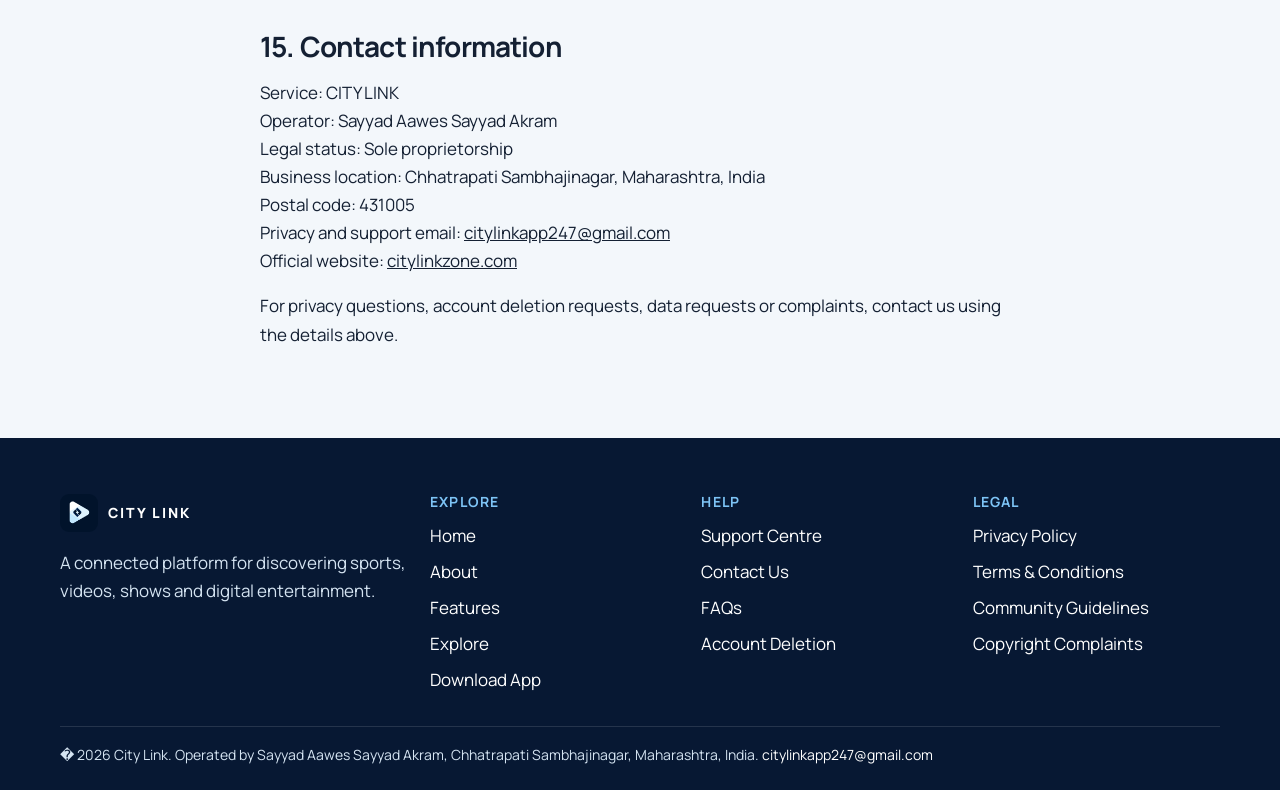
<file: privacy-policy/index.html>
<!DOCTYPE html>
<html lang="en-GB">
<head>
  <meta charset="utf-8">
  <meta name="viewport" content="width=device-width, initial-scale=1">
  <title>City Link Privacy Policy</title>
  <meta name="description" content="Privacy Policy for the City Link app and website, operated by Sayyad Aawes Sayyad Akram.">
  <link rel="canonical" href="https://citylinkzone.com/privacy-policy/">
  <meta property="og:title" content="City Link Privacy Policy">
  <meta property="og:description" content="How City Link collects, uses and protects personal information.">
  <meta property="og:type" content="website">
  <link rel="icon" href="../assets/logo.jpeg" type="image/jpeg">
  <link rel="preconnect" href="https://fonts.googleapis.com">
  <link rel="preconnect" href="https://fonts.gstatic.com" crossorigin>
  <link href="https://fonts.googleapis.com/css2?family=Manrope:wght@400;500;600;700;800&amp;display=swap" rel="stylesheet">
  <link rel="stylesheet" href="../css/styles.css">
</head>
<body data-root="../" data-page="privacy">
  <a class="skip" href="#content">Skip to content</a>
  <header id="site-header"></header>
  <main id="content">
    <section class="page-hero"><div class="wrap"><p class="kicker">Legal</p><h1>Privacy Policy</h1><p>Last updated: 25 October 2026</p></div></section>
    <section class="section"><div class="wrap prose">
      <nav class="toc" aria-label="On this page">
        <a href="#intro">1. Introduction</a>
        <a href="#collect">2. Information we collect</a>
        <a href="#use">3. How we use information</a>
        <a href="#news">4. News, events, photographs and videos</a>
        <a href="#profiles">5. User profiles and public content</a>
        <a href="#live">6. Live coverage and third-party content</a>
        <a href="#share">7. How we share information</a>
        <a href="#third">8. Third-party services</a>
        <a href="#security">9. Data security</a>
        <a href="#retention">10. Data retention</a>
        <a href="#deletion">11. Account deletion</a>
        <a href="#children">12. Children's privacy</a>
        <a href="#rights">13. Your rights</a>
        <a href="#changes">14. Changes</a>
        <a href="#contact">15. Contact</a>
      </nav>

      <h2 id="intro">1. Introduction</h2>
      <p>CITY LINK (�City Link,� �we,� �our� or �us�) is a digital media and entertainment platform operated by Sayyad Aawes Sayyad Akram, a sole proprietor based in Chhatrapati Sambhajinagar, Maharashtra, India.</p>
      <p>City Link provides access to features and content that may include local news, cricket matches and tournaments, live event coverage, video content and replays, podcasts, films, educational content, event updates, user profiles and community features.</p>
      <p>This Privacy Policy explains how we collect, use, disclose, store and protect personal information when you use the City Link mobile application, website and related services.</p>
      <p>The information we process depends on the features you use and the technology integrated into City Link. We will update this policy when our data practices materially change.</p>
      <p>Privacy and support contact: <a href="mailto:citylinkapp247@gmail.com">citylinkapp247@gmail.com</a><br>Official website: <a href="https://citylinkzone.com">citylinkzone.com</a><br>Account deletion: <a href="https://citylinkzone.com/account-deletion/">citylinkzone.com/account-deletion</a></p>

      <h2 id="collect">2. Information we collect</h2>
      <p>Depending on the features you use, City Link may process the following categories of information.</p>
      <h3>2.1 Account and authentication information</h3>
      <p>When you register, sign in or manage an account, we may process:</p>
      <ul class="list">
        <li>Full name or display name.</li>
        <li>Username.</li>
        <li>Email address.</li>
        <li>Mobile number, if requested or provided.</li>
        <li>Authentication and account-security information handled by the authentication system.</li>
      </ul>
      <p>The specific fields depend on the registration and sign-in methods available in the app. We do not ask users to send passwords or one-time passwords through the support contact form.</p>
      <h3>2.2 Profile and community information</h3>
      <p>Where profile or community features are available, we may process:</p>
      <ul class="list">
        <li>Profile photograph and biography.</li>
        <li>Username and display name.</li>
        <li>Posts, photographs, videos or other content submitted by users.</li>
        <li>Follower and following information.</li>
        <li>Likes, saved items and other supported interactions.</li>
        <li>Messages sent through an in-app messaging feature, if enabled.</li>
      </ul>
      <p>Information that you publish to a public profile or public-facing feature may be visible to other users. Review the available settings before publishing information.</p>
      <h3>2.3 Usage and activity information</h3>
      <p>We may process information about screens and features used, searches and content interactions, videos or other content opened or viewed, playback and viewing activity, and app performance.</p>
      <h3>2.4 Device and technical information</h3>
      <ul class="list">
        <li>Device type and operating system.</li>
        <li>App version.</li>
        <li>Diagnostic and crash reports.</li>
        <li>Security logs and technical identifiers.</li>
        <li>Information required to deliver push notifications or maintain app functionality.</li>
      </ul>
      <h3>2.5 Photos, videos and device permissions</h3>
      <p>If a feature allows you to upload a profile picture, photograph, video or other media, City Link may process the selected file and the information needed to provide that feature. Camera, microphone, photo-library or other device permissions are requested only where a feature needs them.</p>
      <h3>2.6 Support and complaints</h3>
      <p>If you contact us, submit a support request, report content or make a privacy request, we may process your contact details and the information you provide. Please do not include passwords, OTPs, payment-card information or unnecessary sensitive personal information.</p>

      <h2 id="use">3. How we use information</h2>
      <ul class="list">
        <li>Create, maintain and authenticate user accounts.</li>
        <li>Display profiles and provide supported social features.</li>
        <li>Deliver news, match information, tournaments, video content, podcasts, films, educational material and event updates.</li>
        <li>Enable content discovery, playback and saved-content features.</li>
        <li>Support messaging and community interactions where available.</li>
        <li>Deliver notifications where enabled and permitted.</li>
        <li>Diagnose errors and improve reliability and performance.</li>
        <li>Protect accounts, prevent spam and detect misuse or security incidents.</li>
        <li>Respond to enquiries, complaints and requests.</li>
        <li>Meet applicable legal obligations and protect legitimate legal rights.</li>
      </ul>
      <p>Where consent is required by law, we will obtain it through an appropriate mechanism.</p>

      <h2 id="news">4. News, events, photographs and videos</h2>
      <p>City Link may publish news reports, interviews, photographs, event coverage, podcasts, films and other audiovisual material. Content may be supplied by authorised administrators, reporters, production teams, content partners or other permitted sources. Some material may depict individuals or public events.</p>
      <p>We aim to handle personal information and content responsibly and to respect applicable privacy, consent, copyright and other legal rights. If you believe published content unlawfully infringes your privacy or rights, contact <a href="mailto:citylinkapp247@gmail.com">citylinkapp247@gmail.com</a> with details that allow us to identify the material.</p>

      <h2 id="profiles">5. User profiles and public content</h2>
      <p>City Link profiles may display usernames, profile pictures, biographies, posts, follower information and other profile details. Content you submit to a public-facing feature may be visible to other users or accessible through sharing features. Do not publish sensitive personal information in public-facing fields or posts.</p>

      <h2 id="live">6. Live coverage, streaming and third-party content</h2>
      <p>City Link may provide access to cricket coverage, live events, replays, podcasts, films and other audiovisual content, only where the operator or relevant provider has the necessary rights or other lawful authority. Where content is delivered through a third-party provider, that provider may process technical or usage information under its own terms and privacy policy. We do not claim ownership of third-party content merely because it is linked or made accessible through the platform.</p>

      <h2 id="share">7. How we share information</h2>
      <p>City Link does not intend to sell users' personal information. Where necessary to operate the service, information may be disclosed to:</p>
      <ul class="list">
        <li>Hosting, database, storage and infrastructure providers.</li>
        <li>Authentication and account-security providers.</li>
        <li>Video, streaming and content-delivery providers.</li>
        <li>Analytics, crash-reporting and diagnostic providers, if integrated.</li>
        <li>Push-notification providers, if used.</li>
        <li>Personnel and contractors authorised to operate or support the service.</li>
        <li>Government authorities, regulators, courts or other parties where disclosure is required by law or is otherwise lawful and necessary to protect rights or safety.</li>
      </ul>
      <p>We apply appropriate safeguards to information sharing as required by applicable law.</p>

      <h2 id="third">8. Third-party services and external links</h2>
      <p>City Link may use third-party services for authentication, hosting, video delivery, notifications, diagnostics or analytics. When you interact with a third-party service, that provider may process information under its own terms and privacy policy. If YouTube is used to deliver content, review the <a href="https://policies.google.com/privacy">Google Privacy Policy</a> and <a href="https://www.youtube.com/t/terms">YouTube Terms of Service</a>. City Link does not control the independent privacy practices of third-party services.</p>

      <h2 id="security">9. Data security</h2>
      <p>We take reasonable technical and organisational measures appropriate to the information processed to protect it against unauthorised access, loss, misuse, alteration or disclosure. These include access controls, secure transmission, restricted administrative access and secure credential management. No electronic storage or transmission method can be guaranteed to be completely secure.</p>

      <h2 id="retention">10. Data retention</h2>
      <p>We retain personal information only for as long as necessary for the purposes described in this policy, subject to applicable legal requirements and legitimate needs such as security, fraud prevention and dispute resolution. Retention depends on the category of information. Where information must be retained for a lawful reason, it will be handled in accordance with the applicable requirements and kept only for the necessary period.</p>

      <h2 id="deletion">11. Account and personal data deletion</h2>
      <p>If you have a City Link account, you may request deletion through the in-app account settings, where available, or through <a href="https://citylinkzone.com/account-deletion/">the account deletion page</a>. That page lets you start a deletion request without reinstalling the app.</p>
      <p>We will verify requests where reasonably necessary to protect accounts from unauthorised deletion. Once a valid request is accepted, we will delete the account and associated personal data in accordance with the applicable process and legal requirements. If certain information must be retained for a lawful purpose, such as compliance, security, fraud prevention or dispute resolution, that exception is limited to what the law allows. Logging out, suspension or freezing an account is not account deletion.</p>

      <h2 id="children">12. Children's privacy</h2>
      <p>City Link may include educational content, school-event coverage or other material involving young people. The presence of such content does not, by itself, mean the app is intended for children. We will handle children's personal data in accordance with applicable law and use age-appropriate safeguards and parental or guardian consent where the law requires it. We do not intend to process children's personal information in violation of applicable legal requirements. Parents or guardians may contact us using the details below.</p>

      <h2 id="rights">13. User rights and privacy requests</h2>
      <p>Subject to applicable law, you may request access to, correction of or deletion of personal information, or ask how it is processed. Contact <a href="mailto:citylinkapp247@gmail.com">citylinkapp247@gmail.com</a> or use the <a href="../contact/?topic=Privacy%20or%20Data%20Request">contact page</a>. We may need to verify your identity before processing a request.</p>

      <h2 id="changes">14. Changes to this Privacy Policy</h2>
      <p>We may update this Privacy Policy when City Link's features, data practices, service providers or legal obligations change. The revised policy will be published at this URL with an updated �Last updated� date. Where required, we will provide additional notice or obtain consent.</p>

      <h2 id="contact">15. Contact information</h2>
      <p>Service: CITY LINK<br>Operator: Sayyad Aawes Sayyad Akram<br>Legal status: Sole proprietorship<br>Business location: Chhatrapati Sambhajinagar, Maharashtra, India<br>Postal code: 431005<br>Privacy and support email: <a href="mailto:citylinkapp247@gmail.com">citylinkapp247@gmail.com</a><br>Official website: <a href="https://citylinkzone.com">citylinkzone.com</a></p>
      <p>For privacy questions, account deletion requests, data requests or complaints, contact us using the details above.</p>
    </div></section>
  </main>
  <footer id="site-footer"></footer>
  <script src="../js/main.js"></script>
</body>
</html>
</file>
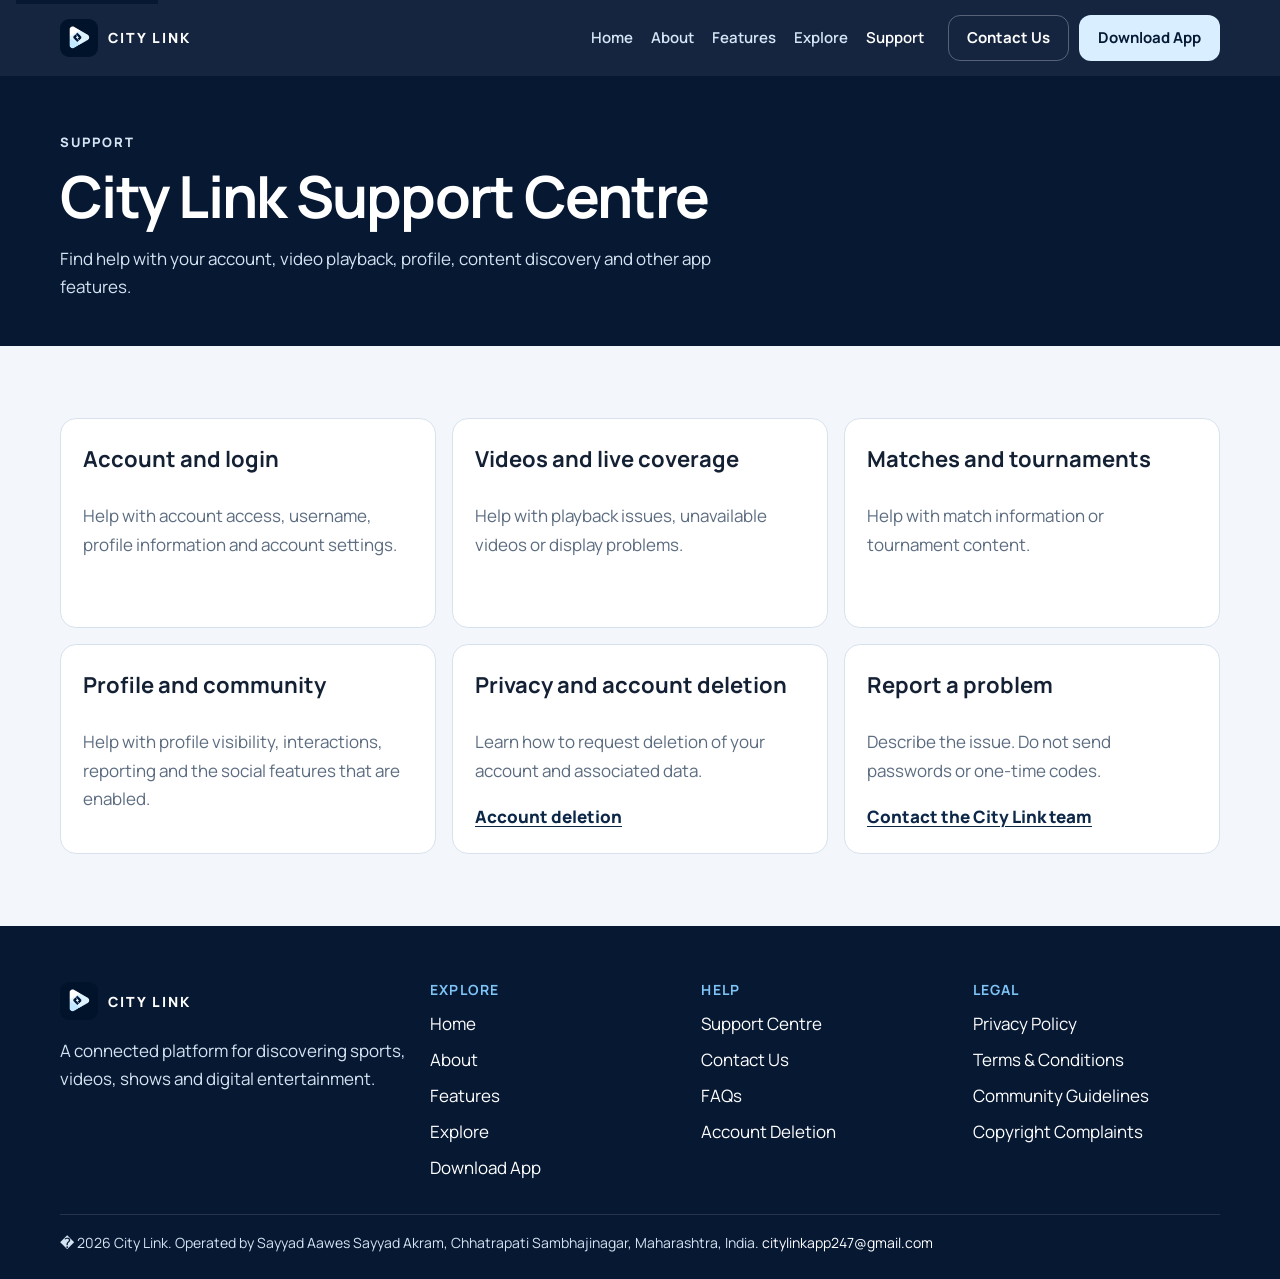
<file: support/index.html>
<!DOCTYPE html>
<html lang="en-GB">
<head>
  <meta charset="utf-8">
  <meta name="viewport" content="width=device-width, initial-scale=1">
  <title>City Link Support Centre</title>
  <meta name="description" content="Help with your City Link account, video playback, profile, matches and privacy requests.">
  <link rel="canonical" href="/support/">
  <meta property="og:title" content="City Link Support Centre">
  <meta property="og:description" content="Help with account, playback, matches, profile and privacy.">
  <meta property="og:type" content="website">
  <link rel="icon" href="../assets/logo.jpeg" type="image/jpeg">
  <link rel="preconnect" href="https://fonts.googleapis.com">
  <link rel="preconnect" href="https://fonts.gstatic.com" crossorigin>
  <link href="https://fonts.googleapis.com/css2?family=Manrope:wght@400;500;600;700;800&amp;display=swap" rel="stylesheet">
  <link rel="stylesheet" href="../css/styles.css">
</head>
<body data-root="../" data-page="support">
  <a class="skip" href="#content">Skip to content</a>
  <header id="site-header"></header>
  <main id="content">
    <section class="page-hero"><div class="wrap"><p class="kicker">Support</p><h1>City Link Support Centre</h1><p>Find help with your account, video playback, profile, content discovery and other app features.</p></div></section>
    <section class="section">
      <div class="wrap cards">
        <article class="card"><h3>Account and login</h3><p>Help with account access, username, profile information and account settings.</p></article>
        <article class="card"><h3>Videos and live coverage</h3><p>Help with playback issues, unavailable videos or display problems.</p></article>
        <article class="card"><h3>Matches and tournaments</h3><p>Help with match information or tournament content.</p></article>
        <article class="card"><h3>Profile and community</h3><p>Help with profile visibility, interactions, reporting and the social features that are enabled.</p></article>
        <article class="card"><h3>Privacy and account deletion</h3><p>Learn how to request deletion of your account and associated data.</p><a href="../account-deletion/">Account deletion</a></article>
        <article class="card"><h3>Report a problem</h3><p>Describe the issue. Do not send passwords or one-time codes.</p><a href="../contact/">Contact the City Link team</a></article>
      </div>
    </section>
  </main>
  <footer id="site-footer"></footer>
  <script src="../js/main.js"></script>
</body>
</html>
</file>
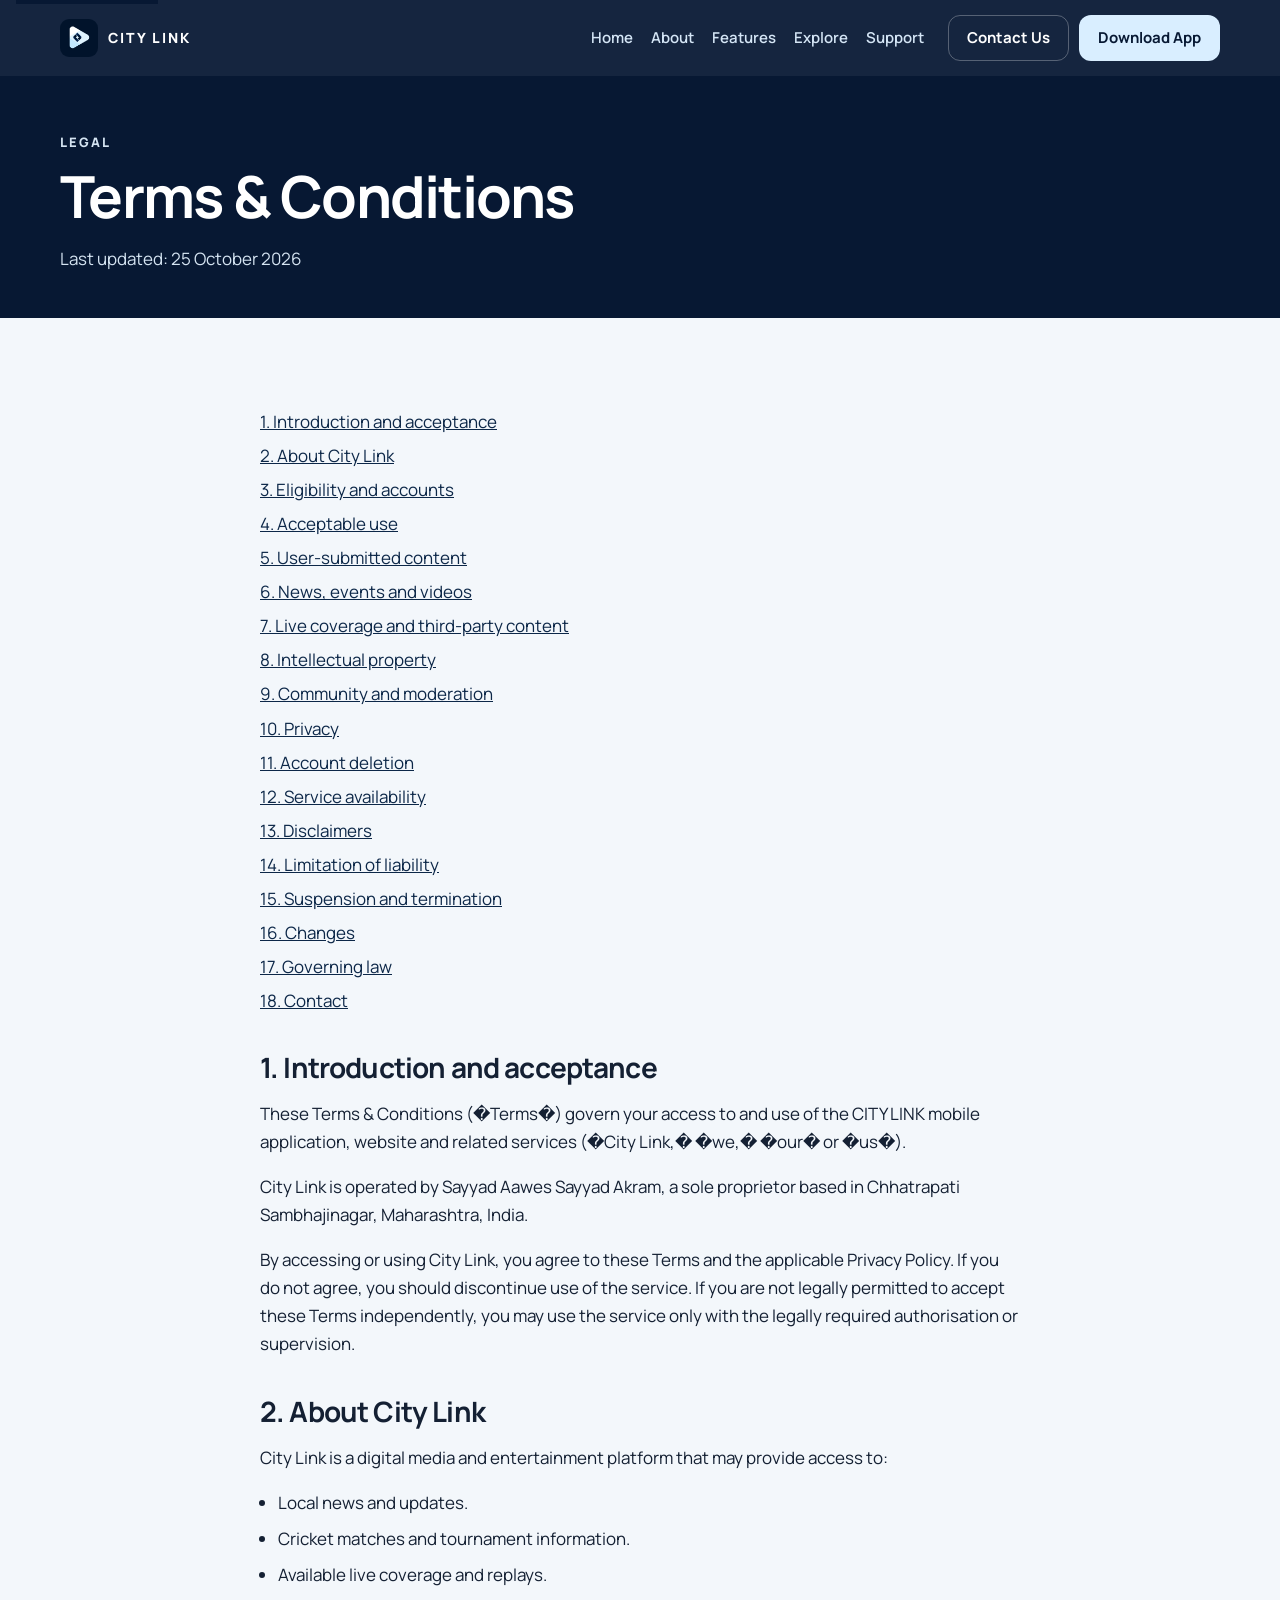
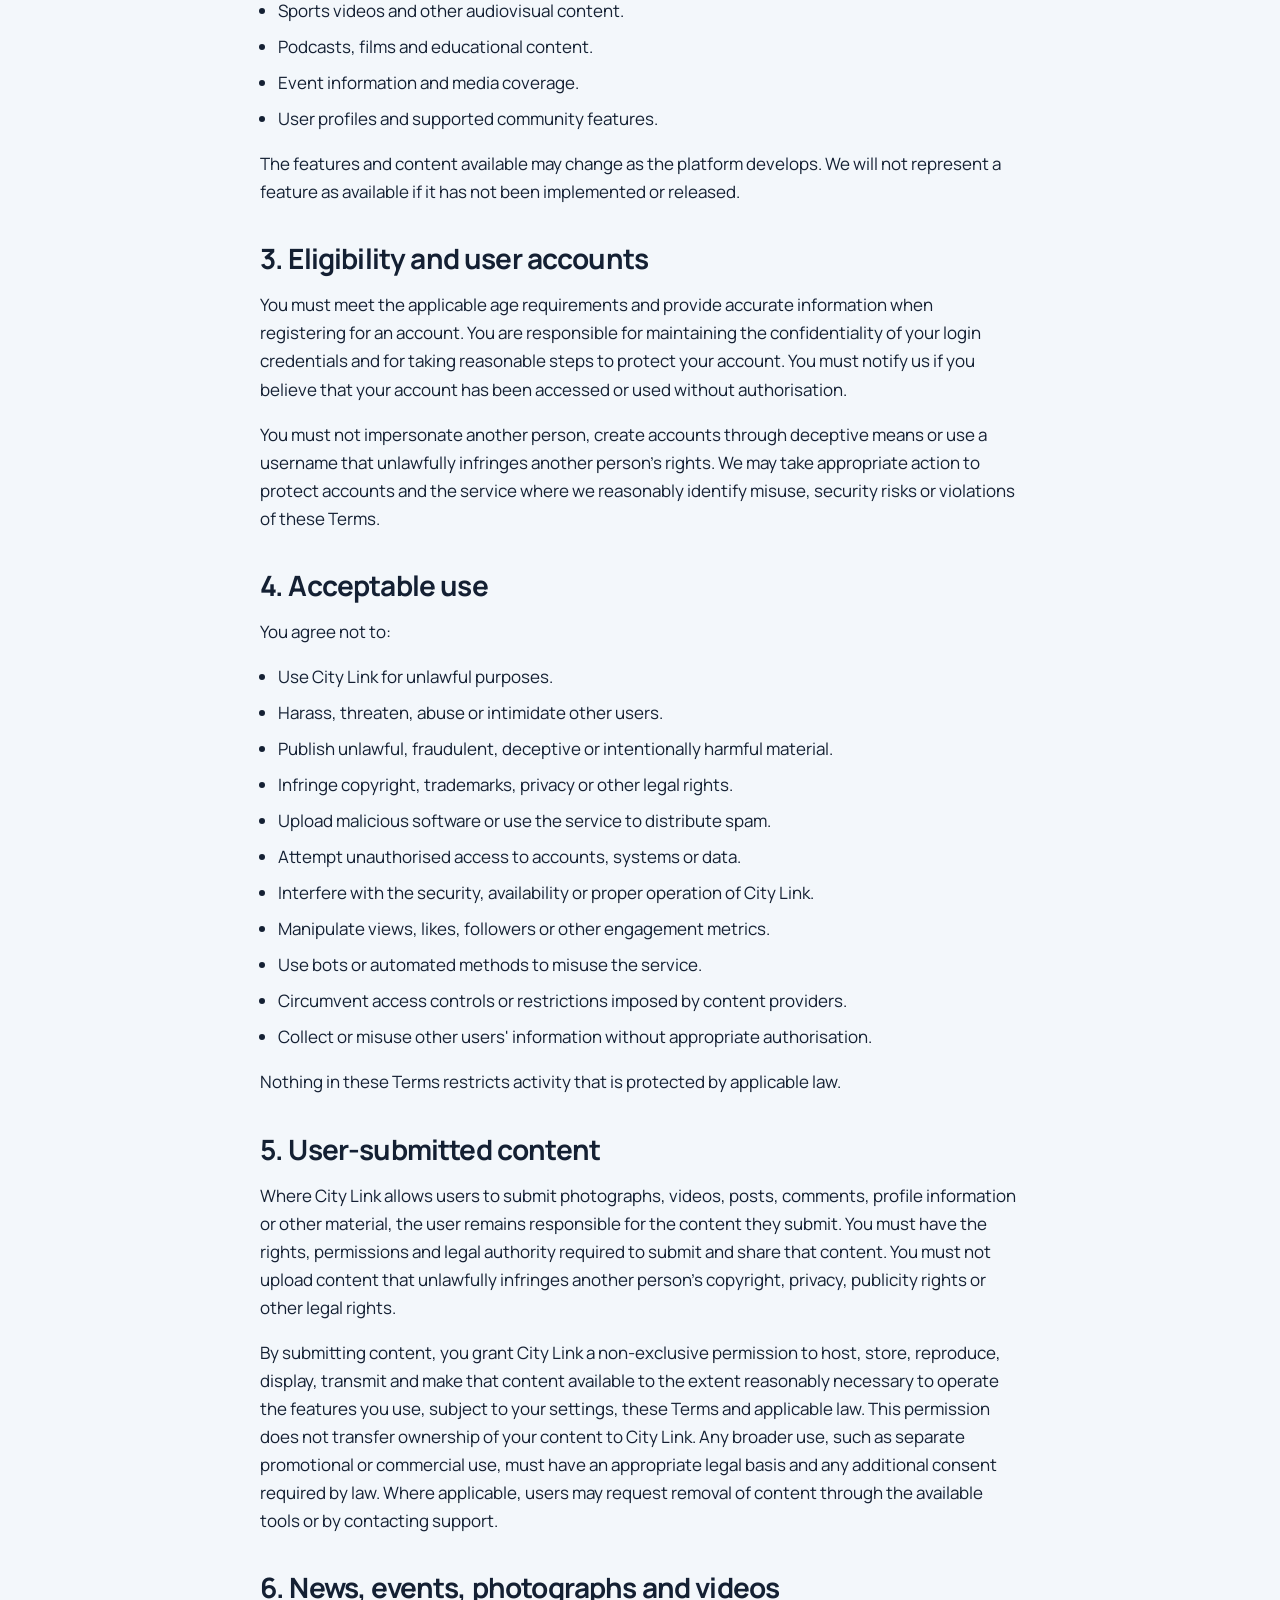
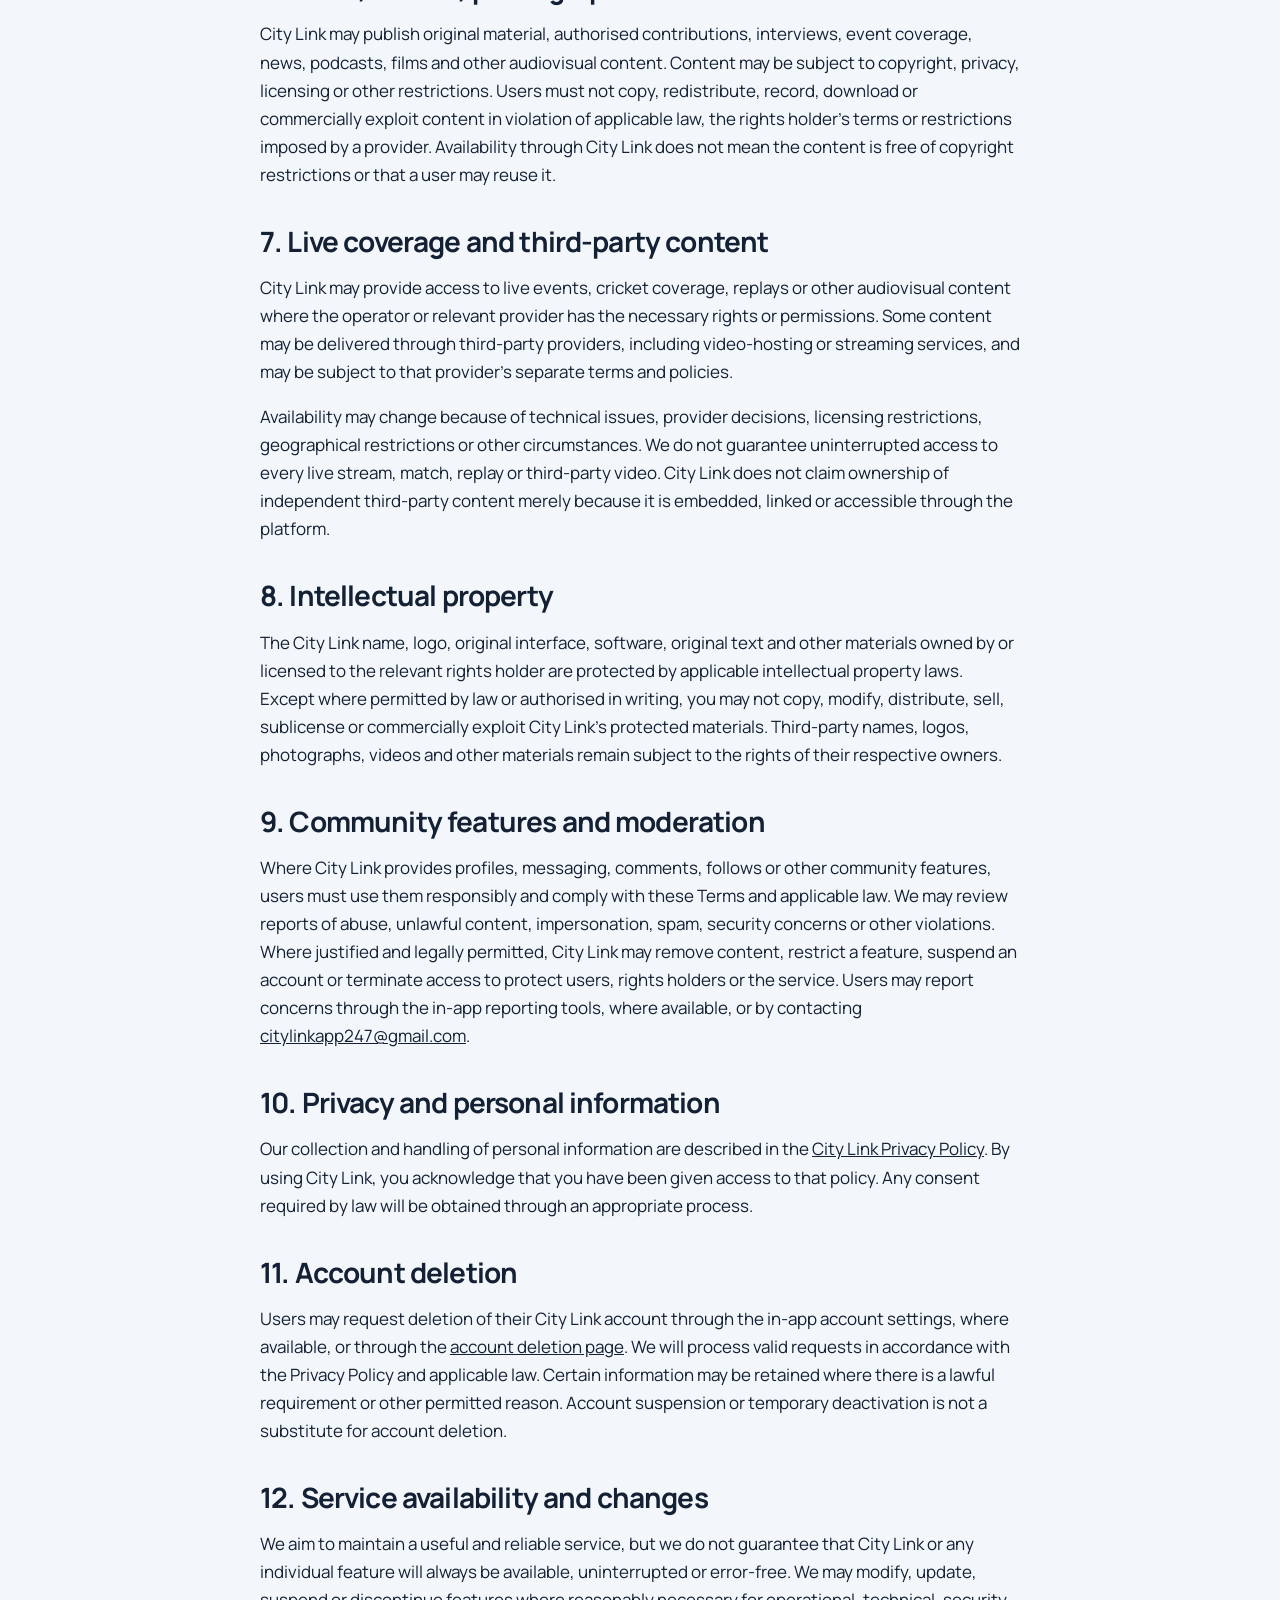
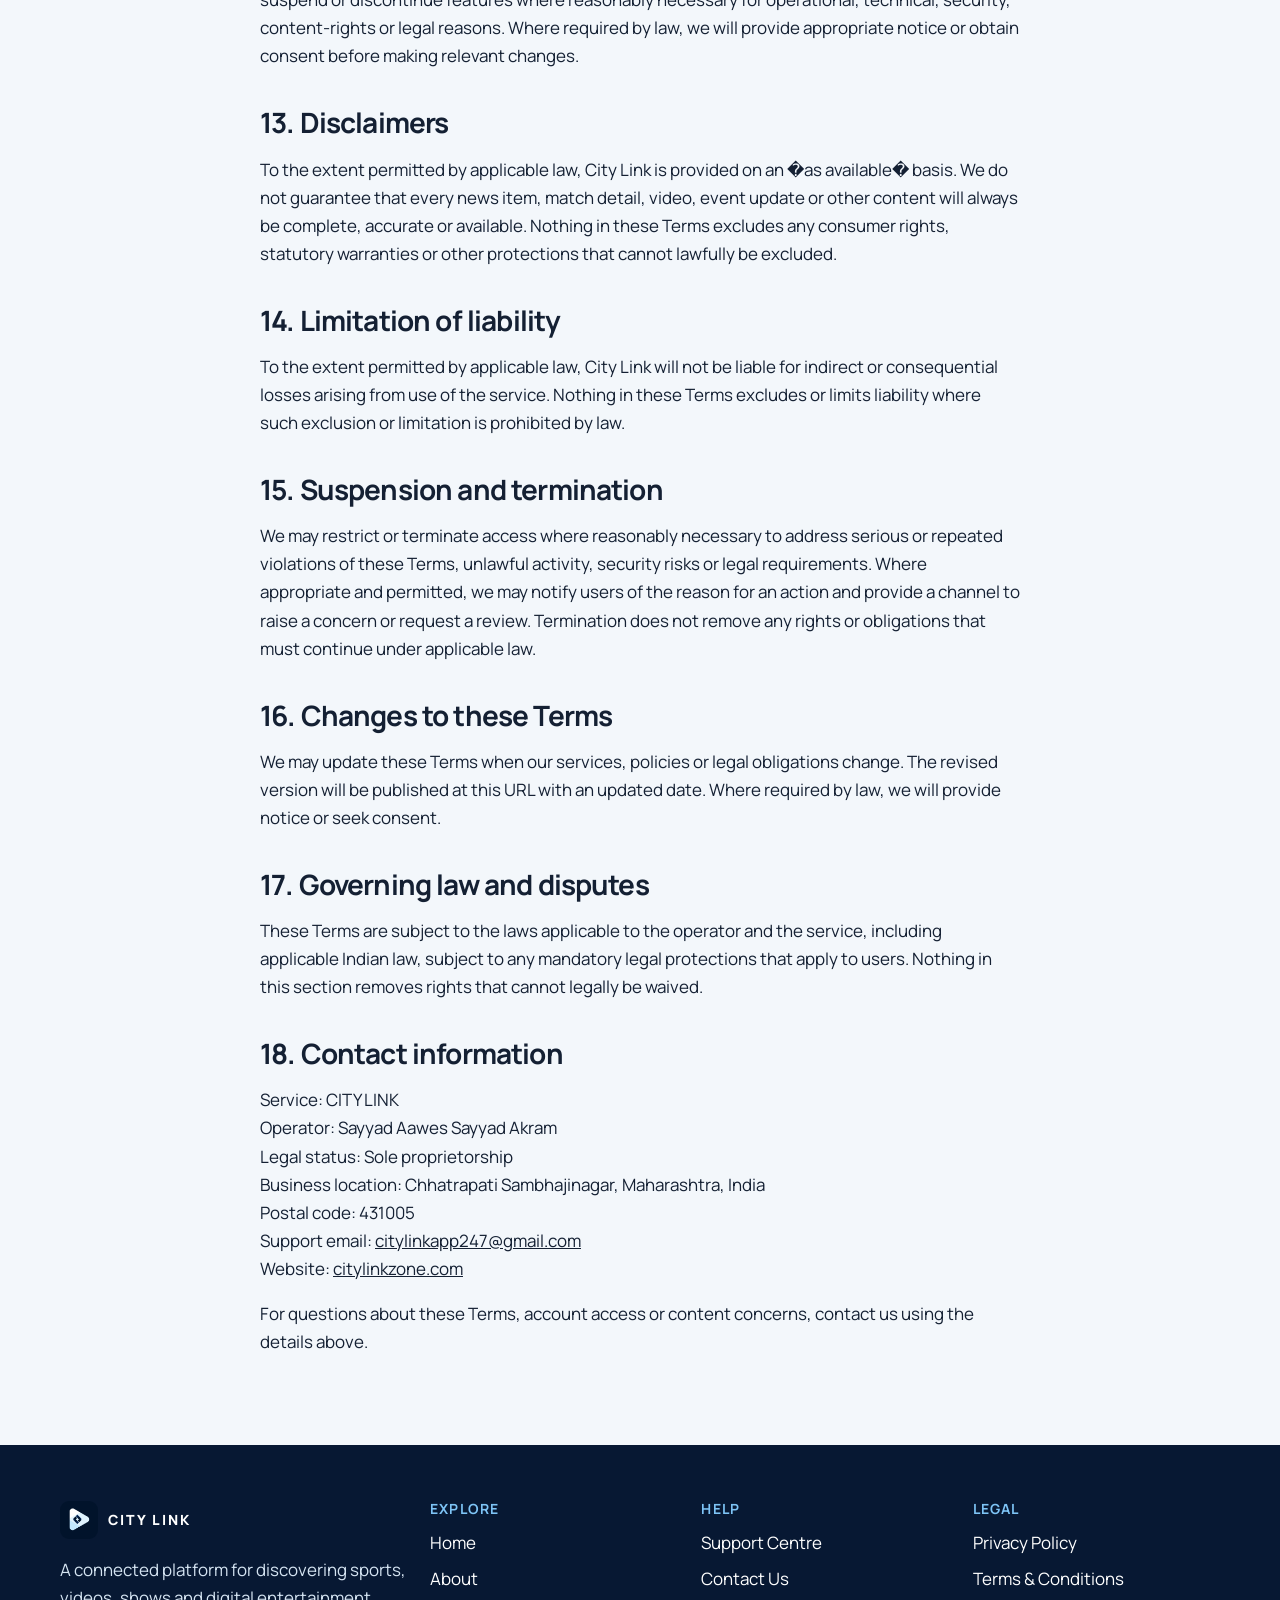
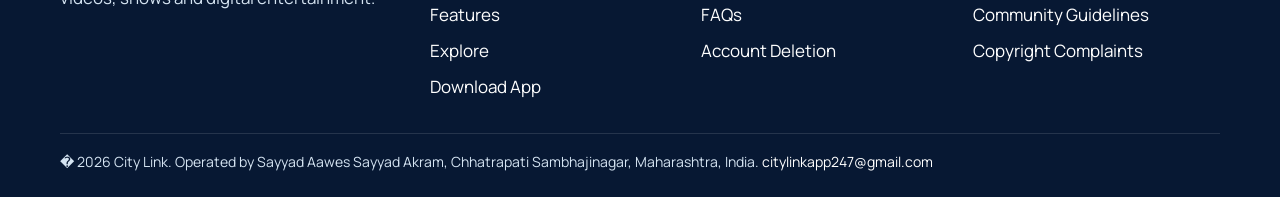
<file: terms-and-conditions/index.html>
<!DOCTYPE html>
<html lang="en-GB">
<head>
  <meta charset="utf-8">
  <meta name="viewport" content="width=device-width, initial-scale=1">
  <title>City Link Terms &amp; Conditions</title>
  <meta name="description" content="Terms and Conditions for using the City Link app and website, operated by Sayyad Aawes Sayyad Akram.">
  <link rel="canonical" href="https://citylinkzone.com/terms-and-conditions/">
  <meta property="og:title" content="City Link Terms &amp; Conditions">
  <meta property="og:description" content="Terms for using City Link.">
  <meta property="og:type" content="website">
  <link rel="icon" href="../assets/logo.jpeg" type="image/jpeg">
  <link rel="preconnect" href="https://fonts.googleapis.com">
  <link rel="preconnect" href="https://fonts.gstatic.com" crossorigin>
  <link href="https://fonts.googleapis.com/css2?family=Manrope:wght@400;500;600;700;800&amp;display=swap" rel="stylesheet">
  <link rel="stylesheet" href="../css/styles.css">
</head>
<body data-root="../" data-page="terms">
  <a class="skip" href="#content">Skip to content</a>
  <header id="site-header"></header>
  <main id="content">
    <section class="page-hero"><div class="wrap"><p class="kicker">Legal</p><h1>Terms &amp; Conditions</h1><p>Last updated: 25 October 2026</p></div></section>
    <section class="section"><div class="wrap prose">
      <nav class="toc" aria-label="On this page">
        <a href="#agreement">1. Introduction and acceptance</a>
        <a href="#about">2. About City Link</a>
        <a href="#accounts">3. Eligibility and accounts</a>
        <a href="#use">4. Acceptable use</a>
        <a href="#content">5. User-submitted content</a>
        <a href="#news">6. News, events and videos</a>
        <a href="#live">7. Live coverage and third-party content</a>
        <a href="#ip">8. Intellectual property</a>
        <a href="#community">9. Community and moderation</a>
        <a href="#privacy">10. Privacy</a>
        <a href="#deletion">11. Account deletion</a>
        <a href="#availability">12. Service availability</a>
        <a href="#disclaimers">13. Disclaimers</a>
        <a href="#liability">14. Limitation of liability</a>
        <a href="#termination">15. Suspension and termination</a>
        <a href="#changes">16. Changes</a>
        <a href="#law">17. Governing law</a>
        <a href="#contact">18. Contact</a>
      </nav>

      <h2 id="agreement">1. Introduction and acceptance</h2>
      <p>These Terms &amp; Conditions (�Terms�) govern your access to and use of the CITY LINK mobile application, website and related services (�City Link,� �we,� �our� or �us�).</p>
      <p>City Link is operated by Sayyad Aawes Sayyad Akram, a sole proprietor based in Chhatrapati Sambhajinagar, Maharashtra, India.</p>
      <p>By accessing or using City Link, you agree to these Terms and the applicable Privacy Policy. If you do not agree, you should discontinue use of the service. If you are not legally permitted to accept these Terms independently, you may use the service only with the legally required authorisation or supervision.</p>

      <h2 id="about">2. About City Link</h2>
      <p>City Link is a digital media and entertainment platform that may provide access to:</p>
      <ul class="list">
        <li>Local news and updates.</li>
        <li>Cricket matches and tournament information.</li>
        <li>Available live coverage and replays.</li>
        <li>Sports videos and other audiovisual content.</li>
        <li>Podcasts, films and educational content.</li>
        <li>Event information and media coverage.</li>
        <li>User profiles and supported community features.</li>
      </ul>
      <p>The features and content available may change as the platform develops. We will not represent a feature as available if it has not been implemented or released.</p>

      <h2 id="accounts">3. Eligibility and user accounts</h2>
      <p>You must meet the applicable age requirements and provide accurate information when registering for an account. You are responsible for maintaining the confidentiality of your login credentials and for taking reasonable steps to protect your account. You must notify us if you believe that your account has been accessed or used without authorisation.</p>
      <p>You must not impersonate another person, create accounts through deceptive means or use a username that unlawfully infringes another person's rights. We may take appropriate action to protect accounts and the service where we reasonably identify misuse, security risks or violations of these Terms.</p>

      <h2 id="use">4. Acceptable use</h2>
      <p>You agree not to:</p>
      <ul class="list">
        <li>Use City Link for unlawful purposes.</li>
        <li>Harass, threaten, abuse or intimidate other users.</li>
        <li>Publish unlawful, fraudulent, deceptive or intentionally harmful material.</li>
        <li>Infringe copyright, trademarks, privacy or other legal rights.</li>
        <li>Upload malicious software or use the service to distribute spam.</li>
        <li>Attempt unauthorised access to accounts, systems or data.</li>
        <li>Interfere with the security, availability or proper operation of City Link.</li>
        <li>Manipulate views, likes, followers or other engagement metrics.</li>
        <li>Use bots or automated methods to misuse the service.</li>
        <li>Circumvent access controls or restrictions imposed by content providers.</li>
        <li>Collect or misuse other users' information without appropriate authorisation.</li>
      </ul>
      <p>Nothing in these Terms restricts activity that is protected by applicable law.</p>

      <h2 id="content">5. User-submitted content</h2>
      <p>Where City Link allows users to submit photographs, videos, posts, comments, profile information or other material, the user remains responsible for the content they submit. You must have the rights, permissions and legal authority required to submit and share that content. You must not upload content that unlawfully infringes another person's copyright, privacy, publicity rights or other legal rights.</p>
      <p>By submitting content, you grant City Link a non-exclusive permission to host, store, reproduce, display, transmit and make that content available to the extent reasonably necessary to operate the features you use, subject to your settings, these Terms and applicable law. This permission does not transfer ownership of your content to City Link. Any broader use, such as separate promotional or commercial use, must have an appropriate legal basis and any additional consent required by law. Where applicable, users may request removal of content through the available tools or by contacting support.</p>

      <h2 id="news">6. News, events, photographs and videos</h2>
      <p>City Link may publish original material, authorised contributions, interviews, event coverage, news, podcasts, films and other audiovisual content. Content may be subject to copyright, privacy, licensing or other restrictions. Users must not copy, redistribute, record, download or commercially exploit content in violation of applicable law, the rights holder's terms or restrictions imposed by a provider. Availability through City Link does not mean the content is free of copyright restrictions or that a user may reuse it.</p>

      <h2 id="live">7. Live coverage and third-party content</h2>
      <p>City Link may provide access to live events, cricket coverage, replays or other audiovisual content where the operator or relevant provider has the necessary rights or permissions. Some content may be delivered through third-party providers, including video-hosting or streaming services, and may be subject to that provider's separate terms and policies.</p>
      <p>Availability may change because of technical issues, provider decisions, licensing restrictions, geographical restrictions or other circumstances. We do not guarantee uninterrupted access to every live stream, match, replay or third-party video. City Link does not claim ownership of independent third-party content merely because it is embedded, linked or accessible through the platform.</p>

      <h2 id="ip">8. Intellectual property</h2>
      <p>The City Link name, logo, original interface, software, original text and other materials owned by or licensed to the relevant rights holder are protected by applicable intellectual property laws. Except where permitted by law or authorised in writing, you may not copy, modify, distribute, sell, sublicense or commercially exploit City Link's protected materials. Third-party names, logos, photographs, videos and other materials remain subject to the rights of their respective owners.</p>

      <h2 id="community">9. Community features and moderation</h2>
      <p>Where City Link provides profiles, messaging, comments, follows or other community features, users must use them responsibly and comply with these Terms and applicable law. We may review reports of abuse, unlawful content, impersonation, spam, security concerns or other violations. Where justified and legally permitted, City Link may remove content, restrict a feature, suspend an account or terminate access to protect users, rights holders or the service. Users may report concerns through the in-app reporting tools, where available, or by contacting <a href="mailto:citylinkapp247@gmail.com">citylinkapp247@gmail.com</a>.</p>

      <h2 id="privacy">10. Privacy and personal information</h2>
      <p>Our collection and handling of personal information are described in the <a href="https://citylinkzone.com/privacy-policy/">City Link Privacy Policy</a>. By using City Link, you acknowledge that you have been given access to that policy. Any consent required by law will be obtained through an appropriate process.</p>

      <h2 id="deletion">11. Account deletion</h2>
      <p>Users may request deletion of their City Link account through the in-app account settings, where available, or through the <a href="https://citylinkzone.com/account-deletion/">account deletion page</a>. We will process valid requests in accordance with the Privacy Policy and applicable law. Certain information may be retained where there is a lawful requirement or other permitted reason. Account suspension or temporary deactivation is not a substitute for account deletion.</p>

      <h2 id="availability">12. Service availability and changes</h2>
      <p>We aim to maintain a useful and reliable service, but we do not guarantee that City Link or any individual feature will always be available, uninterrupted or error-free. We may modify, update, suspend or discontinue features where reasonably necessary for operational, technical, security, content-rights or legal reasons. Where required by law, we will provide appropriate notice or obtain consent before making relevant changes.</p>

      <h2 id="disclaimers">13. Disclaimers</h2>
      <p>To the extent permitted by applicable law, City Link is provided on an �as available� basis. We do not guarantee that every news item, match detail, video, event update or other content will always be complete, accurate or available. Nothing in these Terms excludes any consumer rights, statutory warranties or other protections that cannot lawfully be excluded.</p>

      <h2 id="liability">14. Limitation of liability</h2>
      <p>To the extent permitted by applicable law, City Link will not be liable for indirect or consequential losses arising from use of the service. Nothing in these Terms excludes or limits liability where such exclusion or limitation is prohibited by law.</p>

      <h2 id="termination">15. Suspension and termination</h2>
      <p>We may restrict or terminate access where reasonably necessary to address serious or repeated violations of these Terms, unlawful activity, security risks or legal requirements. Where appropriate and permitted, we may notify users of the reason for an action and provide a channel to raise a concern or request a review. Termination does not remove any rights or obligations that must continue under applicable law.</p>

      <h2 id="changes">16. Changes to these Terms</h2>
      <p>We may update these Terms when our services, policies or legal obligations change. The revised version will be published at this URL with an updated date. Where required by law, we will provide notice or seek consent.</p>

      <h2 id="law">17. Governing law and disputes</h2>
      <p>These Terms are subject to the laws applicable to the operator and the service, including applicable Indian law, subject to any mandatory legal protections that apply to users. Nothing in this section removes rights that cannot legally be waived.</p>

      <h2 id="contact">18. Contact information</h2>
      <p>Service: CITY LINK<br>Operator: Sayyad Aawes Sayyad Akram<br>Legal status: Sole proprietorship<br>Business location: Chhatrapati Sambhajinagar, Maharashtra, India<br>Postal code: 431005<br>Support email: <a href="mailto:citylinkapp247@gmail.com">citylinkapp247@gmail.com</a><br>Website: <a href="https://citylinkzone.com">citylinkzone.com</a></p>
      <p>For questions about these Terms, account access or content concerns, contact us using the details above.</p>
    </div></section>
  </main>
  <footer id="site-footer"></footer>
  <script src="../js/main.js"></script>
</body>
</html>
</file>
<file: css/styles.css>
:root {
  --navy: #071833;
  --navy-2: #0c2748;
  --ink: #142033;
  --muted: #5c6c80;
  --line: #d7e2ee;
  --paper: #f3f7fb;
  --white: #ffffff;
  --ice: #d9eeff;
  --ice-2: #7ec4f6;
  --amber: #f5a623;
  --danger: #b42318;
  --ok: #067647;
  --radius: 16px;
  --shadow: 0 18px 50px rgba(7, 24, 51, 0.12);
  --max: 1160px;
  --font: "Manrope", "Segoe UI", sans-serif;
}

* { box-sizing: border-box; }
html { scroll-behavior: smooth; }
body {
  margin: 0;
  font-family: var(--font);
  color: var(--ink);
  background: var(--paper);
  font-size: 17px;
  line-height: 1.65;
}
img { max-width: 100%; display: block; }
a { color: inherit; }
button, input, select, textarea { font: inherit; }
.skip {
  position: absolute;
  left: 16px;
  top: -40px;
  background: var(--navy);
  color: white;
  padding: 8px 12px;
  z-index: 20;
}
.skip:focus { top: 12px; }

.wrap { width: min(var(--max), calc(100% - 40px)); margin: 0 auto; }
.site-header {
  position: sticky;
  top: 0;
  z-index: 10;
  background: rgba(7, 24, 51, 0.94);
  color: white;
  backdrop-filter: blur(12px);
}
.header-inner {
  display: flex;
  align-items: center;
  gap: 24px;
  min-height: 76px;
}
.brand {
  display: flex;
  align-items: center;
  gap: 10px;
  text-decoration: none;
  font-weight: 800;
  letter-spacing: 0.14em;
  font-size: 14px;
}
.brand img { width: 38px; height: 38px; border-radius: 9px; object-fit: cover; }
.nav { display: flex; gap: 18px; margin-left: auto; }
.nav a { text-decoration: none; color: #d5e6f6; font-size: 15px; font-weight: 600; }
.nav a[aria-current="page"], .nav a:hover { color: white; }
.header-actions { display: flex; gap: 10px; }
.menu-btn {
  display: none;
  margin-left: auto;
  background: transparent;
  color: white;
  border: 1px solid rgba(255,255,255,0.25);
  border-radius: 10px;
  padding: 8px 12px;
}

.btn {
  display: inline-flex;
  align-items: center;
  justify-content: center;
  min-height: 46px;
  padding: 0 18px;
  border-radius: 12px;
  text-decoration: none;
  font-weight: 700;
  font-size: 15px;
  border: 1px solid transparent;
  cursor: pointer;
}
.btn-primary { background: var(--ice); color: var(--navy); }
.btn-primary:hover { background: white; }
.btn-ghost { background: transparent; color: white; border-color: rgba(255,255,255,0.28); }
.btn-ghost:hover { border-color: white; }
.btn-ink { background: var(--navy); color: white; }
.btn-ink:hover { background: var(--navy-2); }
.btn-line { background: white; color: var(--navy); border-color: var(--line); }
.btn:disabled { opacity: 0.6; cursor: progress; }

.hero {
  background:
    radial-gradient(900px 420px at 85% -10%, rgba(126, 196, 246, 0.35), transparent 60%),
    linear-gradient(160deg, #071833 0%, #0b2a52 55%, #071833 100%);
  color: white;
  overflow: hidden;
}
.hero-grid {
  display: grid;
  grid-template-columns: 1.1fr 0.9fr;
  gap: 48px;
  align-items: center;
  padding: 72px 0 80px;
}
.kicker {
  color: var(--ice-2);
  font-size: 13px;
  font-weight: 800;
  letter-spacing: 0.16em;
  text-transform: uppercase;
  margin: 0 0 12px;
}
h1 { font-size: clamp(34px, 5vw, 58px); line-height: 1.08; letter-spacing: -0.03em; margin: 0 0 16px; }
h2 { font-size: clamp(28px, 3vw, 40px); line-height: 1.15; letter-spacing: -0.03em; margin: 0 0 12px; }
h3 { font-size: 22px; margin: 0 0 8px; }
.lede { font-size: 18px; color: #d5e4f2; max-width: 62ch; }
.actions { display: flex; flex-wrap: wrap; gap: 12px; margin-top: 28px; }
.page-hero { padding: 56px 0 28px; background: var(--navy); color: white; }
.page-hero p { color: #d5e4f2; max-width: 68ch; }

.section { padding: 72px 0; }
.section-head { max-width: 680px; margin-bottom: 32px; }
.muted { color: var(--muted); }

.cards { display: grid; grid-template-columns: repeat(3, 1fr); gap: 16px; }
.card, .panel {
  background: var(--white);
  border: 1px solid var(--line);
  border-radius: var(--radius);
  padding: 22px;
}
.card { min-height: 210px; display: flex; flex-direction: column; }
.card p { color: var(--muted); flex: 1; }
.card a { font-weight: 800; color: var(--navy-2); text-underline-offset: 3px; }
.index { color: var(--ice-2); font-weight: 800; letter-spacing: 0.08em; font-size: 13px; }

.bento { display: grid; grid-template-columns: 1.4fr 1fr 1fr; gap: 16px; }
.tile {
  display: block;
  text-decoration: none;
  background: var(--navy);
  color: white;
  border-radius: var(--radius);
  min-height: 180px;
  padding: 22px;
  position: relative;
  overflow: hidden;
}
.tile:nth-child(2), .tile:nth-child(5) { background: #12345f; }
.tile:nth-child(3), .tile:nth-child(4) { background: #0e2c50; }
.tile span { color: var(--ice-2); font-size: 13px; font-weight: 800; letter-spacing: 0.12em; }
.tile strong { display: block; font-size: 26px; margin-top: 28px; letter-spacing: -0.03em; }

.steps { display: grid; grid-template-columns: repeat(4, 1fr); gap: 16px; }
.step { border-top: 3px solid var(--navy); padding-top: 16px; }
.step strong { display: block; margin-bottom: 6px; }

.trust { display: grid; grid-template-columns: 1.2fr 0.8fr; gap: 28px; align-items: start; }
.link-list { display: grid; gap: 10px; }
.link-list a {
  display: flex;
  justify-content: space-between;
  background: white;
  border: 1px solid var(--line);
  border-radius: 12px;
  padding: 14px 16px;
  text-decoration: none;
  font-weight: 700;
}

.phone {
  width: min(300px, 100%);
  margin-left: auto;
  background: #041226;
  border: 10px solid #12345c;
  border-radius: 36px;
  min-height: 560px;
  padding: 18px 16px;
  box-shadow: var(--shadow);
  position: relative;
}
.phone::before {
  content: "";
  position: absolute;
  width: 180px;
  height: 180px;
  right: -40px;
  top: 40px;
  background: radial-gradient(circle, rgba(184, 224, 255, 0.45), transparent 70%);
  pointer-events: none;
}
.phone-top { display: flex; align-items: center; gap: 8px; font-weight: 800; letter-spacing: 0.12em; font-size: 12px; }
.phone-top img { width: 28px; height: 28px; border-radius: 7px; }
.chips { display: flex; gap: 8px; margin: 18px 0; }
.chip { border-radius: 999px; padding: 6px 10px; font-size: 12px; background: rgba(255,255,255,0.08); }
.chip.on { background: var(--ice); color: var(--navy); font-weight: 800; }
.preview-card {
  background: linear-gradient(180deg, rgba(255,255,255,0.08), rgba(255,255,255,0.03));
  border-radius: 16px;
  padding: 14px;
  margin-top: 8px;
}
.preview-card small { display: block; color: #9fc4e8; }
.preview-card strong { display: block; margin-top: 6px; }
.caption { color: #9fc4e8; font-size: 12px; margin-top: 16px; }

.site-footer { background: var(--navy); color: #d5e4f2; padding: 56px 0 24px; }
.footer-grid { display: grid; grid-template-columns: 1.4fr 1fr 1fr 1fr; gap: 24px; }
.site-footer a { color: white; text-decoration: none; }
.site-footer h2 { font-size: 14px; letter-spacing: 0.08em; text-transform: uppercase; color: var(--ice-2); }
.site-footer ul { list-style: none; padding: 0; margin: 0; display: grid; gap: 8px; }
.legal-line { border-top: 1px solid rgba(255,255,255,0.12); margin-top: 32px; padding-top: 16px; font-size: 14px; }

.prose { max-width: 760px; }
.prose h2 { font-size: 28px; margin-top: 36px; }
.notice {
  background: #fff7e8;
  border: 1px solid #f5d7a1;
  color: #6b4a09;
  border-radius: 12px;
  padding: 14px 16px;
  margin: 18px 0 8px;
}
.toc { display: grid; gap: 6px; margin: 18px 0 8px; }
.toc a { color: var(--navy-2); }

.form { display: grid; gap: 14px; }
label { display: grid; gap: 6px; font-weight: 700; font-size: 14px; }
input, select, textarea {
  width: 100%;
  border: 1px solid var(--line);
  border-radius: 12px;
  padding: 12px 14px;
  background: white;
  color: var(--ink);
}
textarea { min-height: 140px; resize: vertical; }
.check { display: flex; gap: 10px; align-items: flex-start; font-weight: 600; }
.check input { width: auto; margin-top: 4px; }
.field-error { color: var(--danger); font-size: 13px; font-weight: 600; }
.status { border-radius: 12px; padding: 12px 14px; }
.status.error { background: #fdecec; color: #7a1b14; }
.status.ok { background: #e8f7ef; color: #085d36; }
.hp { position: absolute; left: -9999px; }

.faq details {
  background: white;
  border: 1px solid var(--line);
  border-radius: 12px;
  padding: 14px 16px;
  margin-bottom: 10px;
}
.faq summary { cursor: pointer; font-weight: 800; }
.split { display: grid; grid-template-columns: 1fr 1fr; gap: 28px; align-items: start; }
.list { padding-left: 18px; }
.list li { margin: 8px 0; }

:focus-visible { outline: 3px solid var(--ice-2); outline-offset: 2px; }

@media (max-width: 980px) {
  .hero-grid, .cards, .steps, .trust, .split, .footer-grid, .bento { grid-template-columns: 1fr; }
  .nav, .header-actions { display: none; }
  .menu-btn { display: inline-flex; }
  .site-header.open .nav, .site-header.open .header-actions {
    display: flex;
    flex-direction: column;
    align-items: stretch;
    padding: 0 0 16px;
  }
  .header-inner { flex-wrap: wrap; }
  .nav { width: 100%; margin: 0; }
  .phone { margin: 8px auto 0; }
}
@media (max-width: 640px) {
  .wrap { width: min(var(--max), calc(100% - 28px)); }
  .hero-grid { padding: 40px 0 48px; }
  .section { padding: 48px 0; }
}

@media (prefers-reduced-motion: reduce) {
  html { scroll-behavior: auto; }
  * { transition: none !important; animation: none !important; }
}
@media print {
  .site-header, .site-footer, .actions, .menu-btn { display: none !important; }
  body { background: white; }
}
</file>
